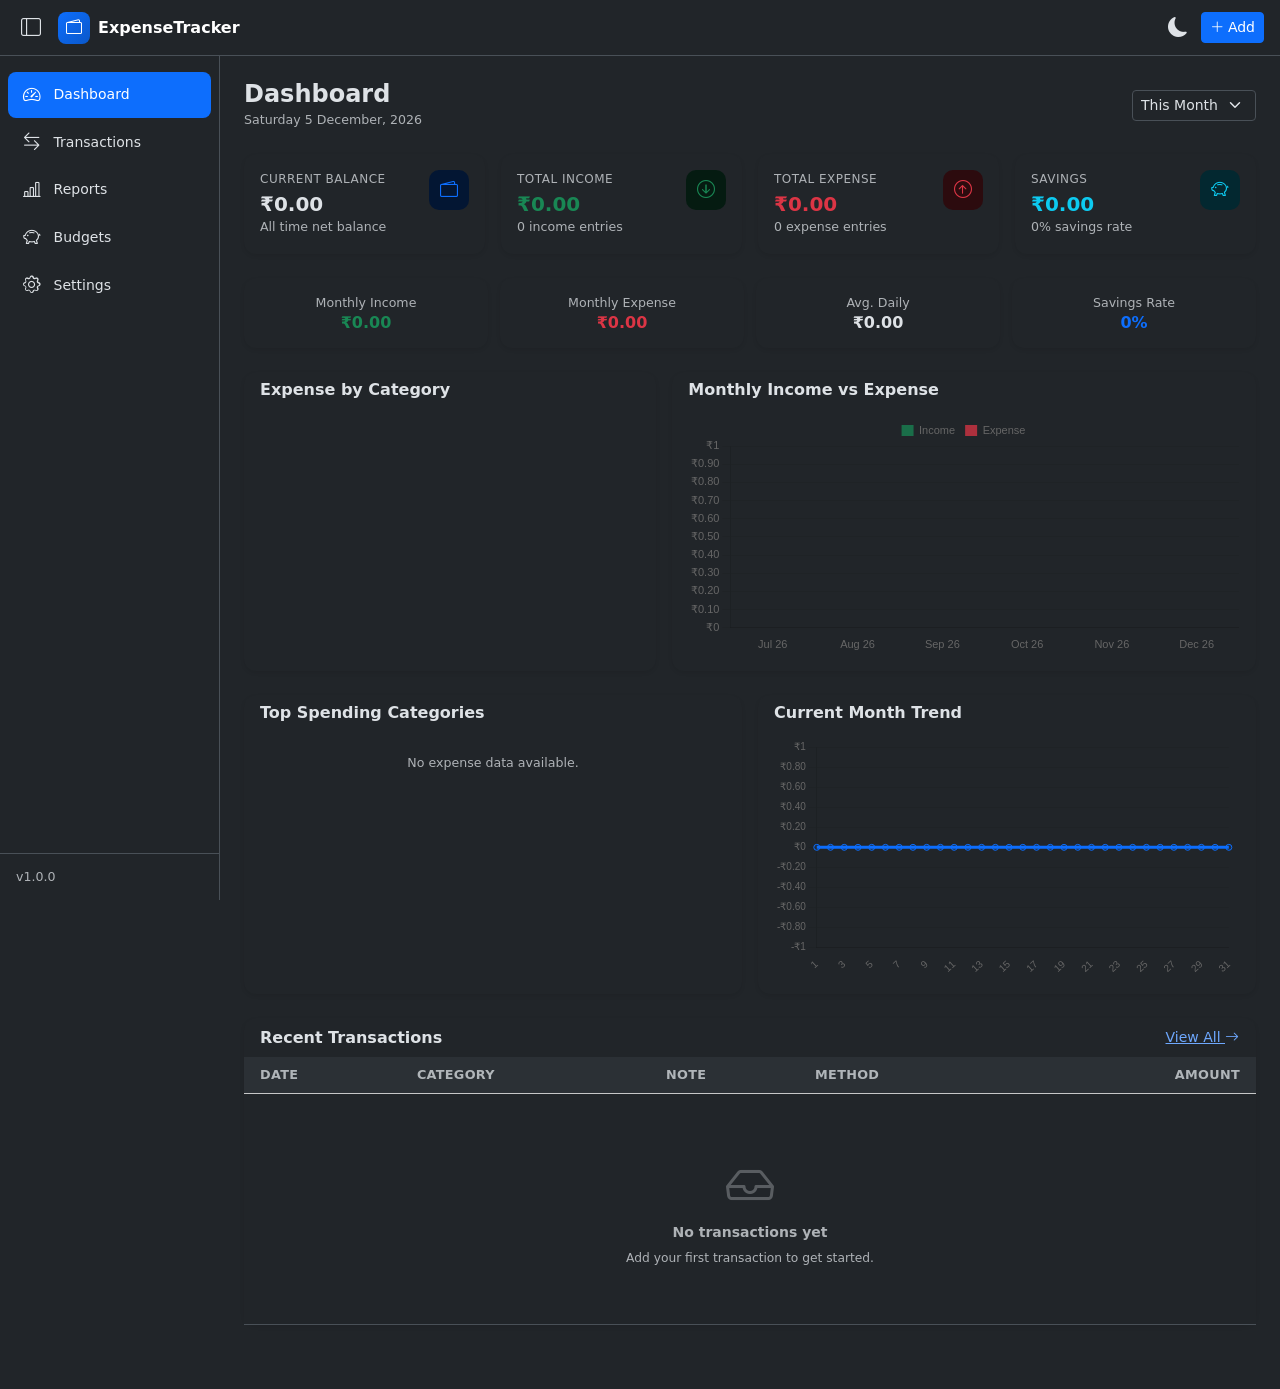
<file: index.html>
<!DOCTYPE html>
<html lang="en" data-bs-theme="dark">
<head>
  <meta charset="UTF-8" />
  <meta name="viewport" content="width=device-width, initial-scale=1.0, maximum-scale=1.0, viewport-fit=cover" />
  <meta name="description" content="Professional Expense Tracker PWA" />
  <meta name="theme-color" content="#0d6efd" />
  <title>Expense Tracker – Dashboard</title>
  <link rel="manifest" href="manifest.json" />
  <meta name="mobile-web-app-capable" content="yes" />
  <meta name="apple-mobile-web-app-capable" content="yes" />
  <meta name="apple-mobile-web-app-status-bar-style" content="default" />
  <meta name="apple-mobile-web-app-title" content="ExpenseTracker" />
  <link rel="apple-touch-icon" href="icons/icon-192.png" />
  <link rel="stylesheet" href="assets/vendor/bootstrap.min.css" />
  <link rel="stylesheet" href="assets/vendor/bootstrap-icons.min.css" />
  <link rel="stylesheet" href="assets/css/style.css" />
</head>
<body>

<!-- Top Navbar -->
<nav class="navbar fixed-top app-navbar" id="mainNavbar">
  <div class="container-fluid px-3">
    <button class="btn btn-link text-body p-1 me-2 d-none d-lg-inline-flex sidebar-toggle" id="sidebarToggle" aria-label="Toggle sidebar">
      <i class="bi bi-layout-sidebar fs-5"></i>
    </button>
    <a class="navbar-brand fw-bold d-flex align-items-center gap-2" href="index.html">
      <span class="brand-icon"><i class="bi bi-wallet2"></i></span>
      <span>ExpenseTracker</span>
    </a>
    <div class="d-flex align-items-center gap-1 ms-auto">
      <button class="btn btn-link text-body p-2" id="themeToggle" aria-label="Toggle theme" title="Toggle dark mode">
        <i class="bi bi-moon-fill fs-5" id="themeIcon"></i>
      </button>
      <button class="btn btn-primary btn-sm d-none d-lg-inline-flex align-items-center gap-1" data-bs-toggle="modal" data-bs-target="#transactionModal">
        <i class="bi bi-plus-lg"></i> Add
      </button>
    </div>
  </div>
</nav>


<!-- Layout Wrapper -->
<div class="app-wrapper">

  <!-- Sidebar -->
  <aside class="app-sidebar" id="appSidebar">
    <nav class="sidebar-nav">
      <ul class="nav flex-column">
        <li class="nav-item">
          <a class="nav-link active" href="index.html" aria-current="page">
            <i class="bi bi-speedometer2"></i><span>Dashboard</span>
          </a>
        </li>
        <li class="nav-item">
          <a class="nav-link" href="transactions.html">
            <i class="bi bi-arrow-left-right"></i><span>Transactions</span>
          </a>
        </li>
        <li class="nav-item">
          <a class="nav-link" href="reports.html">
            <i class="bi bi-bar-chart-line"></i><span>Reports</span>
          </a>
        </li>
        <li class="nav-item">
          <a class="nav-link" href="budgets.html">
            <i class="bi bi-piggy-bank"></i><span>Budgets</span>
          </a>
        </li>
        <li class="nav-item">
          <a class="nav-link" href="settings.html">
            <i class="bi bi-gear"></i><span>Settings</span>
          </a>
        </li>
      </ul>
    </nav>
    <div class="sidebar-footer">
      <small class="text-muted">v1.0.0</small>
    </div>
  </aside>

  <!-- Main Content -->
  <main class="app-main" id="appMain">
    <div class="container-fluid p-3 p-lg-4">

      <!-- Page Header -->
      <div class="d-flex align-items-center justify-content-between mb-4">
        <div>
          <h4 class="fw-bold mb-0">Dashboard</h4>
          <small class="text-muted" id="dashboardDate"></small>
        </div>
        <div class="d-flex gap-2">
          <select class="form-select form-select-sm w-auto" id="dashboardPeriod">
            <option value="thisMonth">This Month</option>
            <option value="lastMonth">Last Month</option>
            <option value="thisYear">This Year</option>
            <option value="all">All Time</option>
          </select>
        </div>
      </div>

      <!-- Stats Cards -->
      <div class="row g-3 mb-4" id="statsCards">
        <div class="col-6 col-lg-3">
          <div class="stat-card card h-100 border-0 shadow-sm">
            <div class="card-body">
              <div class="d-flex justify-content-between align-items-start">
                <div>
                  <p class="stat-label text-muted mb-1">Current Balance</p>
                  <h5 class="stat-value fw-bold mb-0" id="statBalance">—</h5>
                </div>
                <div class="stat-icon bg-primary-subtle text-primary">
                  <i class="bi bi-wallet2"></i>
                </div>
              </div>
              <small class="text-muted" id="statBalanceSub"></small>
            </div>
          </div>
        </div>
        <div class="col-6 col-lg-3">
          <div class="stat-card card h-100 border-0 shadow-sm">
            <div class="card-body">
              <div class="d-flex justify-content-between align-items-start">
                <div>
                  <p class="stat-label text-muted mb-1">Total Income</p>
                  <h5 class="stat-value fw-bold mb-0 text-success" id="statIncome">—</h5>
                </div>
                <div class="stat-icon bg-success-subtle text-success">
                  <i class="bi bi-arrow-down-circle"></i>
                </div>
              </div>
              <small class="text-muted" id="statIncomeSub"></small>
            </div>
          </div>
        </div>
        <div class="col-6 col-lg-3">
          <div class="stat-card card h-100 border-0 shadow-sm">
            <div class="card-body">
              <div class="d-flex justify-content-between align-items-start">
                <div>
                  <p class="stat-label text-muted mb-1">Total Expense</p>
                  <h5 class="stat-value fw-bold mb-0 text-danger" id="statExpense">—</h5>
                </div>
                <div class="stat-icon bg-danger-subtle text-danger">
                  <i class="bi bi-arrow-up-circle"></i>
                </div>
              </div>
              <small class="text-muted" id="statExpenseSub"></small>
            </div>
          </div>
        </div>
        <div class="col-6 col-lg-3">
          <div class="stat-card card h-100 border-0 shadow-sm">
            <div class="card-body">
              <div class="d-flex justify-content-between align-items-start">
                <div>
                  <p class="stat-label text-muted mb-1">Savings</p>
                  <h5 class="stat-value fw-bold mb-0 text-info" id="statSavings">—</h5>
                </div>
                <div class="stat-icon bg-info-subtle text-info">
                  <i class="bi bi-piggy-bank"></i>
                </div>
              </div>
              <small class="text-muted" id="statSavingsSub"></small>
            </div>
          </div>
        </div>
      </div>

      <!-- Secondary Stats – horizontal scroll on mobile, grid on desktop -->
      <div class="secondary-stats-strip mb-4">
        <div class="stat-mini card border-0 shadow-sm text-center py-3 px-3">
          <small class="text-muted d-block">Monthly Income</small>
          <h6 class="fw-bold mb-0 text-success" id="statMonthlyIncome">—</h6>
        </div>
        <div class="stat-mini card border-0 shadow-sm text-center py-3 px-3">
          <small class="text-muted d-block">Monthly Expense</small>
          <h6 class="fw-bold mb-0 text-danger" id="statMonthlyExpense">—</h6>
        </div>
        <div class="stat-mini card border-0 shadow-sm text-center py-3 px-3">
          <small class="text-muted d-block">Avg. Daily</small>
          <h6 class="fw-bold mb-0" id="statAvgDaily">—</h6>
        </div>
        <div class="stat-mini card border-0 shadow-sm text-center py-3 px-3">
          <small class="text-muted d-block">Savings Rate</small>
          <h6 class="fw-bold mb-0 text-primary" id="statSavingsRate">—</h6>
        </div>
      </div>

      <!-- Charts Row -->
      <div class="row g-3 mb-4">
        <div class="col-12 col-lg-5">
          <div class="card border-0 shadow-sm h-100">
            <div class="card-header bg-transparent border-0 pb-0">
              <h6 class="fw-semibold mb-0">Expense by Category</h6>
            </div>
            <div class="card-body d-flex align-items-center justify-content-center">
              <div class="chart-container-sm">
                <canvas id="chartExpenseCategory"></canvas>
              </div>
            </div>
          </div>
        </div>
        <div class="col-12 col-lg-7">
          <div class="card border-0 shadow-sm h-100">
            <div class="card-header bg-transparent border-0 pb-0">
              <h6 class="fw-semibold mb-0">Monthly Income vs Expense</h6>
            </div>
            <div class="card-body">
              <div class="chart-container">
                <canvas id="chartMonthlyOverview"></canvas>
              </div>
            </div>
          </div>
        </div>
      </div>

      <div class="row g-3 mb-4">
        <div class="col-12 col-lg-6">
          <div class="card border-0 shadow-sm h-100">
            <div class="card-header bg-transparent border-0 pb-0">
              <h6 class="fw-semibold mb-0">Top Spending Categories</h6>
            </div>
            <div class="card-body">
              <div id="topCategories"></div>
            </div>
          </div>
        </div>
        <div class="col-12 col-lg-6">
          <div class="card border-0 shadow-sm h-100">
            <div class="card-header bg-transparent border-0 pb-0">
              <h6 class="fw-semibold mb-0">Current Month Trend</h6>
            </div>
            <div class="card-body">
              <div class="chart-container">
                <canvas id="chartMonthTrend"></canvas>
              </div>
            </div>
          </div>
        </div>
      </div>

      <!-- Recent Transactions -->
      <div class="card border-0 shadow-sm mb-4">
        <div class="card-header bg-transparent border-0 d-flex justify-content-between align-items-center">
          <h6 class="fw-semibold mb-0">Recent Transactions</h6>
          <a href="transactions.html" class="btn btn-link btn-sm p-0">View All <i class="bi bi-arrow-right"></i></a>
        </div>
        <div class="card-body p-0">
          <div class="table-responsive">
            <table class="table table-hover align-middle mb-0" id="recentTransactionsTable">
              <thead class="table-light">
                <tr>
                  <th class="ps-3">Date</th>
                  <th>Category</th>
                  <th>Note</th>
                  <th>Method</th>
                  <th class="text-end pe-3">Amount</th>
                </tr>
              </thead>
              <tbody id="recentTransactionsBody">
                <tr><td colspan="5" class="text-center py-4 text-muted">Loading...</td></tr>
              </tbody>
            </table>
          </div>
        </div>
      </div>

    </div>
  </main>
</div>

<!-- Bottom Navigation (Mobile) -->
<nav class="bottom-nav d-lg-none" aria-label="Main navigation">
  <a href="index.html" class="bottom-nav-item active"><i class="bi bi-speedometer2"></i><span>Home</span></a>
  <a href="transactions.html" class="bottom-nav-item"><i class="bi bi-arrow-left-right"></i><span>Txns</span></a>
  <a href="budgets.html" class="bottom-nav-item"><i class="bi bi-piggy-bank"></i><span>Budget</span></a>
  <a href="reports.html" class="bottom-nav-item"><i class="bi bi-bar-chart-line"></i><span>Reports</span></a>
  <a href="settings.html" class="bottom-nav-item"><i class="bi bi-gear"></i><span>Settings</span></a>
</nav>

<a href="#" class="fab-add d-lg-none" data-bs-toggle="modal" data-bs-target="#transactionModal" aria-label="Add transaction"><i class="bi bi-plus-lg"></i></a>

<!-- Add/Edit Transaction Modal -->
<div class="modal fade modal-bottom-sheet" id="transactionModal" tabindex="-1" aria-labelledby="transactionModalLabel" aria-hidden="true">
  <div class="modal-dialog modal-dialog-centered">
    <div class="modal-content">
      <div class="modal-header border-0">
        <h5 class="modal-title fw-bold" id="transactionModalLabel">Add Transaction</h5>
        <button type="button" class="btn-close" data-bs-dismiss="modal" aria-label="Close"></button>
      </div>
      <div class="modal-body">
        <form id="transactionForm" novalidate>
          <input type="hidden" id="txId" />
          <!-- Type Toggle -->
          <div class="d-flex gap-2 mb-3">
            <input type="radio" class="btn-check" name="txType" id="typeExpense" value="Expense" checked />
            <label class="btn btn-outline-danger flex-fill" for="typeExpense"><i class="bi bi-arrow-up-circle me-1"></i>Expense</label>
            <input type="radio" class="btn-check" name="txType" id="typeIncome" value="Income" />
            <label class="btn btn-outline-success flex-fill" for="typeIncome"><i class="bi bi-arrow-down-circle me-1"></i>Income</label>
          </div>
          <!-- Amount -->
          <div class="mb-3">
            <label for="txAmount" class="form-label">Amount <span class="text-danger">*</span></label>
            <div class="input-group">
              <span class="input-group-text" id="currencySymbol">₹</span>
              <input type="number" class="form-control" id="txAmount" placeholder="0.00" min="0.01" step="0.01" required />
              <div class="invalid-feedback">Please enter a valid amount.</div>
            </div>
          </div>
          <!-- Date -->
          <div class="mb-3">
            <label for="txDate" class="form-label">Date <span class="text-danger">*</span></label>
            <input type="date" class="form-control" id="txDate" required />
            <div class="invalid-feedback">Please select a date.</div>
          </div>
          <!-- Category -->
          <div class="mb-3">
            <label for="txCategory" class="form-label">Category <span class="text-danger">*</span></label>
            <select class="form-select" id="txCategory" required>
              <option value="">Select category...</option>
            </select>
            <div class="invalid-feedback">Please select a category.</div>
          </div>
          <!-- Payment Method -->
          <div class="mb-3">
            <label for="txPaymentMethod" class="form-label">Payment Method</label>
            <select class="form-select" id="txPaymentMethod">
              <option value="Cash">Cash</option>
              <option value="Bank">Bank</option>
              <option value="UPI">UPI</option>
              <option value="Card">Card</option>
              <option value="Wallet">Wallet</option>
            </select>
          </div>
          <!-- Note -->
          <div class="mb-3">
            <label for="txNote" class="form-label">Note</label>
            <input type="text" class="form-control" id="txNote" placeholder="Optional note..." maxlength="200" />
          </div>
        </form>
      </div>
      <div class="modal-footer border-0">
        <button type="button" class="btn btn-light" data-bs-dismiss="modal">Cancel</button>
        <button type="button" class="btn btn-primary" id="saveTransactionBtn">
          <i class="bi bi-check-lg me-1"></i>Save Transaction
        </button>
      </div>
    </div>
  </div>
</div>

<!-- Delete Confirmation Modal -->
<div class="modal fade" id="deleteModal" tabindex="-1" aria-hidden="true">
  <div class="modal-dialog modal-dialog-centered modal-sm">
    <div class="modal-content">
      <div class="modal-body text-center p-4">
        <div class="text-danger mb-3"><i class="bi bi-trash3 fs-1"></i></div>
        <h6 class="fw-bold mb-2">Delete Transaction?</h6>
        <p class="text-muted small mb-3">This action cannot be undone.</p>
        <div class="d-flex gap-2 justify-content-center">
          <button class="btn btn-light" data-bs-dismiss="modal">Cancel</button>
          <button class="btn btn-danger" id="confirmDeleteBtn">Delete</button>
        </div>
      </div>
    </div>
  </div>
</div>

<!-- Toast Container -->
<div class="toast-container position-fixed bottom-0 end-0 p-3" style="z-index:9999" id="toastContainer"></div>

<!-- Loading Overlay -->
<div class="loading-overlay d-none" id="loadingOverlay">
  <div class="spinner-border text-primary" role="status">
    <span class="visually-hidden">Loading...</span>
  </div>
</div>

<script src="assets/vendor/bootstrap.bundle.min.js"></script>
<script src="assets/vendor/chart.umd.min.js"></script>
<script src="assets/vendor/jspdf.umd.min.js"></script>
<script src="assets/vendor/xlsx.full.min.js"></script>
<script type="module" src="assets/js/app.js"></script>
<script type="module" src="assets/js/dashboard.js"></script>
</body>
</html>
</file>
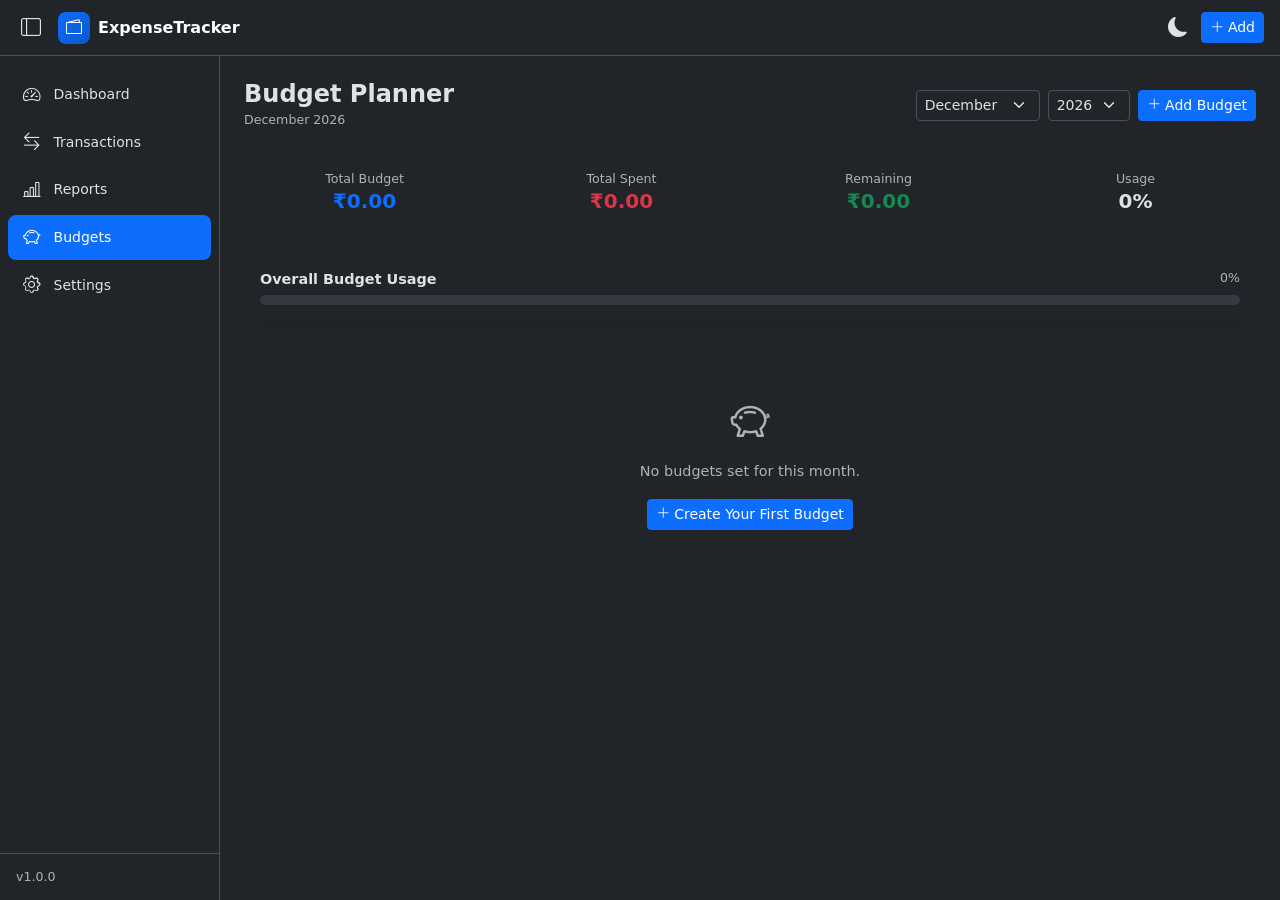
<file: budgets.html>
<!DOCTYPE html>
<html lang="en" data-bs-theme="dark">
<head>
  <meta charset="UTF-8" />
  <meta name="viewport" content="width=device-width, initial-scale=1.0, maximum-scale=1.0, viewport-fit=cover" />
  <meta name="theme-color" content="#0d6efd" />
  <title>Expense Tracker – Budgets</title>
  <link rel="manifest" href="manifest.json" />
  <meta name="mobile-web-app-capable" content="yes" />
  <meta name="apple-mobile-web-app-capable" content="yes" />
  <meta name="apple-mobile-web-app-status-bar-style" content="default" />
  <meta name="apple-mobile-web-app-title" content="ExpenseTracker" />
  <link rel="apple-touch-icon" href="icons/icon-192.png" />
  <link rel="stylesheet" href="assets/vendor/bootstrap.min.css" />
  <link rel="stylesheet" href="assets/vendor/bootstrap-icons.min.css" />
  <link rel="stylesheet" href="assets/css/style.css" />
</head>
<body>

<nav class="navbar fixed-top app-navbar" id="mainNavbar">
  <div class="container-fluid px-3">
    <button class="btn btn-link text-body p-1 me-2 d-none d-lg-inline-flex sidebar-toggle" id="sidebarToggle" aria-label="Toggle sidebar">
      <i class="bi bi-layout-sidebar fs-5"></i>
    </button>
    <a class="navbar-brand fw-bold d-flex align-items-center gap-2" href="index.html">
      <span class="brand-icon"><i class="bi bi-wallet2"></i></span>
      <span>ExpenseTracker</span>
    </a>
    <div class="d-flex align-items-center gap-1 ms-auto">
      <button class="btn btn-link text-body p-2" id="themeToggle" aria-label="Toggle theme">
        <i class="bi bi-moon-fill fs-5" id="themeIcon"></i>
      </button>
      <button class="btn btn-primary btn-sm d-none d-lg-inline-flex align-items-center gap-1" data-bs-toggle="modal" data-bs-target="#budgetModal">
        <i class="bi bi-plus-lg"></i> Add
      </button>
    </div>
  </div>
</nav>

<div class="app-wrapper">
  <aside class="app-sidebar" id="appSidebar">
    <nav class="sidebar-nav">
      <ul class="nav flex-column">
        <li class="nav-item"><a class="nav-link" href="index.html"><i class="bi bi-speedometer2"></i><span>Dashboard</span></a></li>
        <li class="nav-item"><a class="nav-link" href="transactions.html"><i class="bi bi-arrow-left-right"></i><span>Transactions</span></a></li>
        <li class="nav-item"><a class="nav-link" href="reports.html"><i class="bi bi-bar-chart-line"></i><span>Reports</span></a></li>
        <li class="nav-item"><a class="nav-link active" href="budgets.html" aria-current="page"><i class="bi bi-piggy-bank"></i><span>Budgets</span></a></li>
        <li class="nav-item"><a class="nav-link" href="settings.html"><i class="bi bi-gear"></i><span>Settings</span></a></li>
      </ul>
    </nav>
    <div class="sidebar-footer"><small class="text-muted">v1.0.0</small></div>
  </aside>

  <main class="app-main" id="appMain">
    <div class="container-fluid p-3 p-lg-4">

      <!-- Page Header -->
      <div class="d-flex align-items-center justify-content-between mb-4 flex-wrap gap-2">
        <div>
          <h4 class="fw-bold mb-0">Budget Planner</h4>
          <small class="text-muted" id="budgetPeriodLabel">—</small>
        </div>
        <div class="d-flex gap-2 flex-wrap">
          <select class="form-select form-select-sm w-auto" id="budgetMonthSelect">
            <option value="1">January</option>
            <option value="2">February</option>
            <option value="3">March</option>
            <option value="4">April</option>
            <option value="5">May</option>
            <option value="6">June</option>
            <option value="7">July</option>
            <option value="8">August</option>
            <option value="9">September</option>
            <option value="10">October</option>
            <option value="11">November</option>
            <option value="12">December</option>
          </select>
          <select class="form-select form-select-sm w-auto" id="budgetYearSelect"></select>
          <button class="btn btn-primary btn-sm" data-bs-toggle="modal" data-bs-target="#budgetModal">
            <i class="bi bi-plus-lg"></i> Add Budget
          </button>
        </div>
      </div>

      <!-- Budget Overview Cards -->
      <div class="row g-3 mb-4">
        <div class="col-6 col-md-3">
          <div class="card border-0 shadow-sm text-center p-3">
            <small class="text-muted">Total Budget</small>
            <h5 class="fw-bold text-primary mb-0" id="budgetTotal">—</h5>
          </div>
        </div>
        <div class="col-6 col-md-3">
          <div class="card border-0 shadow-sm text-center p-3">
            <small class="text-muted">Total Spent</small>
            <h5 class="fw-bold text-danger mb-0" id="budgetSpent">—</h5>
          </div>
        </div>
        <div class="col-6 col-md-3">
          <div class="card border-0 shadow-sm text-center p-3">
            <small class="text-muted">Remaining</small>
            <h5 class="fw-bold text-success mb-0" id="budgetRemaining">—</h5>
          </div>
        </div>
        <div class="col-6 col-md-3">
          <div class="card border-0 shadow-sm text-center p-3">
            <small class="text-muted">Usage</small>
            <h5 class="fw-bold mb-0" id="budgetUsage">—</h5>
          </div>
        </div>
      </div>

      <!-- Overall Progress -->
      <div class="card border-0 shadow-sm mb-4">
        <div class="card-body">
          <div class="d-flex justify-content-between mb-1">
            <span class="fw-semibold">Overall Budget Usage</span>
            <span id="budgetOverallPct" class="text-muted small">0%</span>
          </div>
          <div class="progress" style="height:10px">
            <div class="progress-bar" id="budgetOverallBar" role="progressbar" style="width:0%"></div>
          </div>
        </div>
      </div>

      <!-- Budget Cards Grid -->
      <div class="row g-3 mb-4" id="budgetCardsContainer">
        <div class="col-12 text-center py-5 text-muted" id="budgetEmptyState">
          <i class="bi bi-piggy-bank fs-1 d-block mb-2"></i>
          <p>No budgets set for this month.</p>
          <button class="btn btn-primary btn-sm" data-bs-toggle="modal" data-bs-target="#budgetModal">
            <i class="bi bi-plus-lg me-1"></i>Create Your First Budget
          </button>
        </div>
      </div>

    </div>
  </main>
</div>

<!-- Bottom Navigation -->
<nav class="bottom-nav d-lg-none" aria-label="Main navigation">
  <a href="index.html" class="bottom-nav-item"><i class="bi bi-speedometer2"></i><span>Home</span></a>
  <a href="transactions.html" class="bottom-nav-item"><i class="bi bi-arrow-left-right"></i><span>Txns</span></a>
  <a href="budgets.html" class="bottom-nav-item active"><i class="bi bi-piggy-bank"></i><span>Budget</span></a>
  <a href="reports.html" class="bottom-nav-item"><i class="bi bi-bar-chart-line"></i><span>Reports</span></a>
  <a href="settings.html" class="bottom-nav-item"><i class="bi bi-gear"></i><span>Settings</span></a>
</nav>

<a href="#" class="fab-add d-lg-none" data-bs-toggle="modal" data-bs-target="#budgetModal" aria-label="Add budget"><i class="bi bi-plus-lg"></i></a>

<!-- Add/Edit Budget Modal -->
<div class="modal fade modal-bottom-sheet" id="budgetModal" tabindex="-1" aria-labelledby="budgetModalLabel" aria-hidden="true">
  <div class="modal-dialog modal-dialog-centered">
    <div class="modal-content">
      <div class="modal-header border-0">
        <h5 class="modal-title fw-bold" id="budgetModalLabel">Set Budget</h5>
        <button type="button" class="btn-close" data-bs-dismiss="modal"></button>
      </div>
      <div class="modal-body">
        <form id="budgetForm" novalidate>
          <input type="hidden" id="budgetId" />
          <div class="mb-3">
            <label for="budgetCategory" class="form-label">Category <span class="text-danger">*</span></label>
            <select class="form-select" id="budgetCategory" required>
              <option value="">Select expense category...</option>
            </select>
            <div class="invalid-feedback">Please select a category.</div>
          </div>
          <div class="mb-3">
            <label for="budgetAmount" class="form-label">Budget Amount <span class="text-danger">*</span></label>
            <div class="input-group">
              <span class="input-group-text" id="budgetCurrencySymbol">₹</span>
              <input type="number" class="form-control" id="budgetAmount" placeholder="0.00" min="1" step="0.01" required />
              <div class="invalid-feedback">Please enter a valid amount.</div>
            </div>
          </div>
          <div class="row g-2">
            <div class="col">
              <label class="form-label">Month <span class="text-danger">*</span></label>
              <select class="form-select" id="budgetFormMonth">
                <option value="1">January</option><option value="2">February</option>
                <option value="3">March</option><option value="4">April</option>
                <option value="5">May</option><option value="6">June</option>
                <option value="7">July</option><option value="8">August</option>
                <option value="9">September</option><option value="10">October</option>
                <option value="11">November</option><option value="12">December</option>
              </select>
            </div>
            <div class="col">
              <label class="form-label">Year <span class="text-danger">*</span></label>
              <select class="form-select" id="budgetFormYear"></select>
            </div>
          </div>
        </form>
      </div>
      <div class="modal-footer border-0">
        <button type="button" class="btn btn-light" data-bs-dismiss="modal">Cancel</button>
        <button type="button" class="btn btn-primary" id="saveBudgetBtn">
          <i class="bi bi-check-lg me-1"></i>Save Budget
        </button>
      </div>
    </div>
  </div>
</div>

<!-- Delete Confirmation Modal -->
<div class="modal fade" id="deleteModal" tabindex="-1" aria-hidden="true">
  <div class="modal-dialog modal-dialog-centered modal-sm">
    <div class="modal-content">
      <div class="modal-body text-center p-4">
        <div class="text-danger mb-3"><i class="bi bi-trash3 fs-1"></i></div>
        <h6 class="fw-bold mb-2">Delete Budget?</h6>
        <p class="text-muted small mb-3">This action cannot be undone.</p>
        <div class="d-flex gap-2 justify-content-center">
          <button class="btn btn-light" data-bs-dismiss="modal">Cancel</button>
          <button class="btn btn-danger" id="confirmDeleteBtn">Delete</button>
        </div>
      </div>
    </div>
  </div>
</div>

<div class="toast-container position-fixed bottom-0 end-0 p-3" style="z-index:9999" id="toastContainer"></div>
<div class="loading-overlay d-none" id="loadingOverlay">
  <div class="spinner-border text-primary" role="status"><span class="visually-hidden">Loading...</span></div>
</div>

<script src="assets/vendor/bootstrap.bundle.min.js"></script>
<script src="assets/vendor/xlsx.full.min.js"></script>
<script type="module" src="assets/js/app.js"></script>
<script type="module" src="assets/js/budget.js"></script>
</body>
</html>
</file>
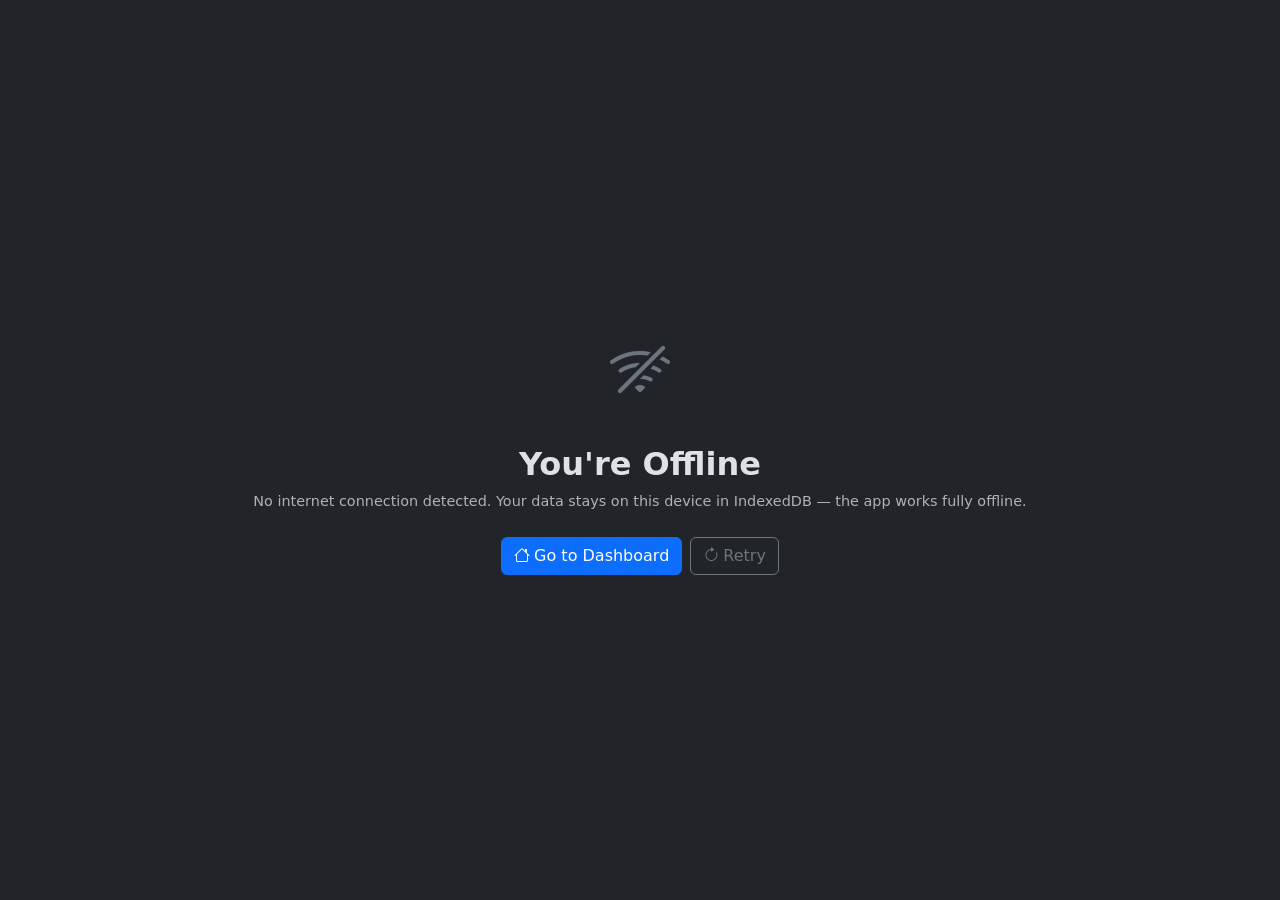
<file: offline.html>
<!DOCTYPE html>
<html lang="en" data-bs-theme="dark">
<head>
  <meta charset="UTF-8" />
  <meta name="viewport" content="width=device-width, initial-scale=1.0, maximum-scale=1.0, viewport-fit=cover" />
  <meta name="theme-color" content="#0d6efd" />
  <link rel="manifest" href="manifest.json" />
  <meta name="mobile-web-app-capable" content="yes" />
  <meta name="apple-mobile-web-app-capable" content="yes" />
  <meta name="apple-mobile-web-app-status-bar-style" content="default" />
  <meta name="apple-mobile-web-app-title" content="ExpenseTracker" />
  <link rel="apple-touch-icon" href="icons/icon-192.png" />
  <title>Offline – ExpenseTracker</title>
  <link rel="stylesheet" href="assets/vendor/bootstrap.min.css" />
  <link rel="stylesheet" href="assets/vendor/bootstrap-icons.min.css" />
  <link rel="stylesheet" href="assets/css/style.css" />
  <style>
    body { display: flex; align-items: center; justify-content: center; min-height: 100vh; }
  </style>
</head>
<body>
  <div class="text-center p-4">
    <div class="mb-4">
      <i class="bi bi-wifi-off" style="font-size:4rem;color:#6c757d"></i>
    </div>
    <h2 class="fw-bold mb-2">You're Offline</h2>
    <p class="text-muted mb-4">No internet connection detected. Your data stays on this device in IndexedDB — the app works fully offline.</p>
    <div class="d-flex gap-2 justify-content-center flex-wrap">
      <a href="index.html" class="btn btn-primary">
        <i class="bi bi-house me-1"></i>Go to Dashboard
      </a>
      <button class="btn btn-outline-secondary" onclick="window.location.reload()">
        <i class="bi bi-arrow-clockwise me-1"></i>Retry
      </button>
    </div>
  </div>
</body>
</html>
</file>
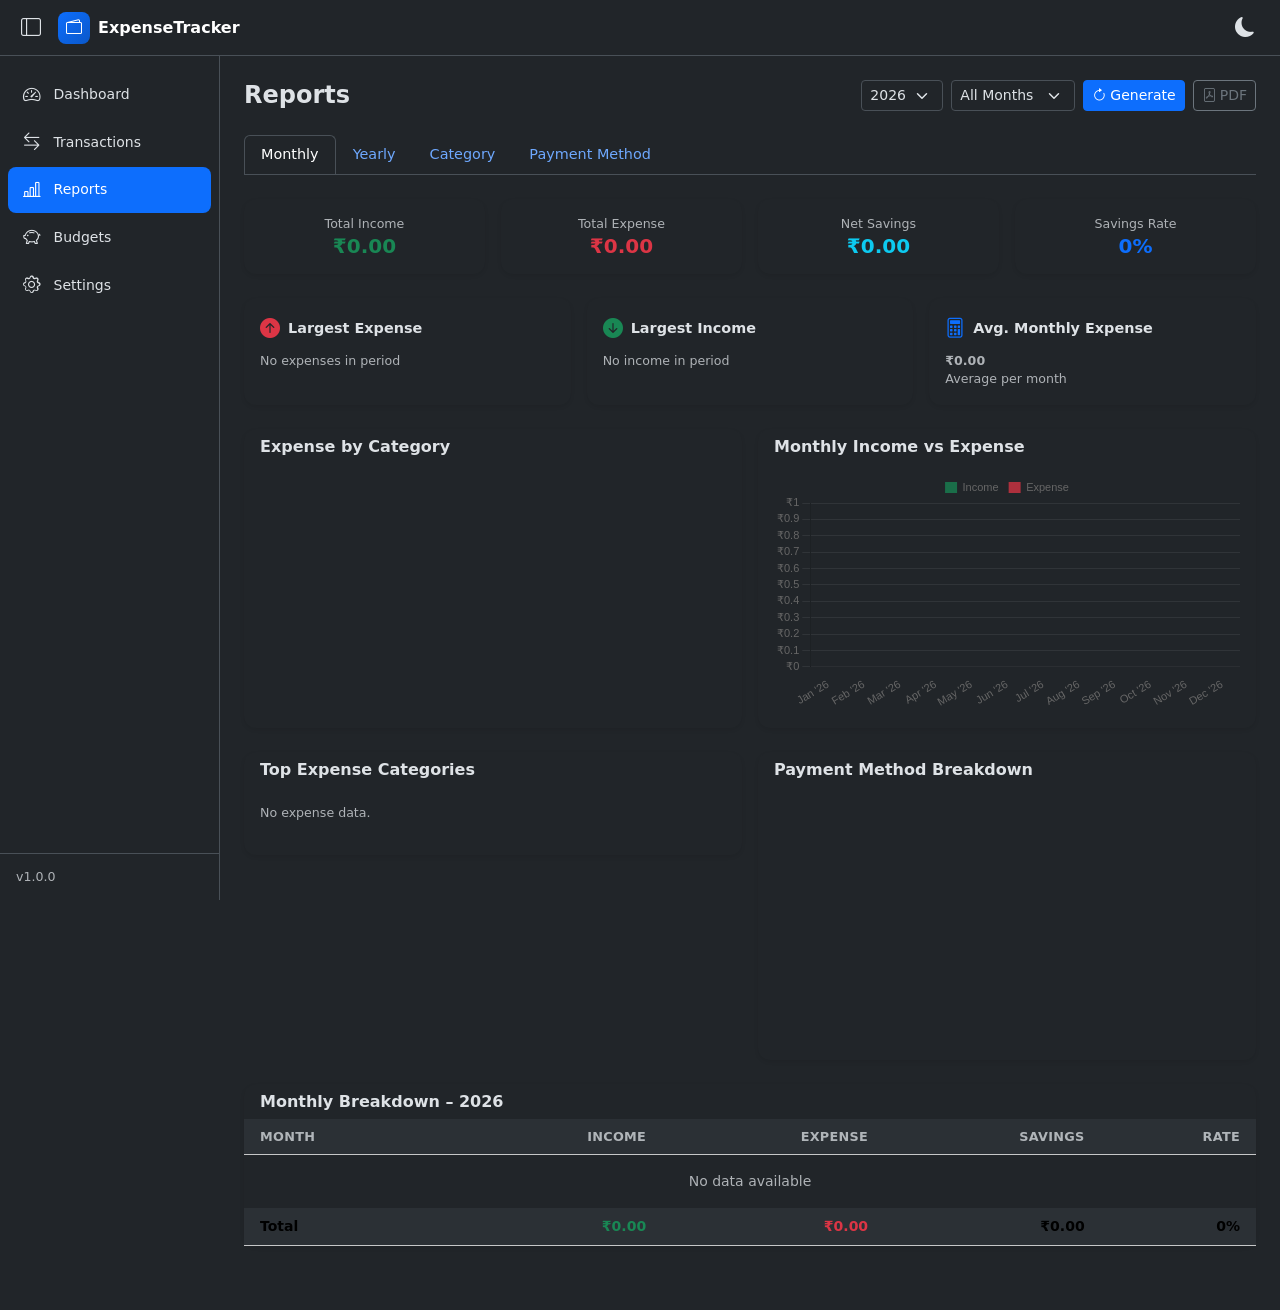
<file: reports.html>
<!DOCTYPE html>
<html lang="en" data-bs-theme="dark">
<head>
  <meta charset="UTF-8" />
  <meta name="viewport" content="width=device-width, initial-scale=1.0, maximum-scale=1.0, viewport-fit=cover" />
  <meta name="theme-color" content="#0d6efd" />
  <title>Expense Tracker – Reports</title>
  <link rel="manifest" href="manifest.json" />
  <meta name="mobile-web-app-capable" content="yes" />
  <meta name="apple-mobile-web-app-capable" content="yes" />
  <meta name="apple-mobile-web-app-status-bar-style" content="default" />
  <meta name="apple-mobile-web-app-title" content="ExpenseTracker" />
  <link rel="apple-touch-icon" href="icons/icon-192.png" />
  <link rel="stylesheet" href="assets/vendor/bootstrap.min.css" />
  <link rel="stylesheet" href="assets/vendor/bootstrap-icons.min.css" />
  <link rel="stylesheet" href="assets/css/style.css" />
</head>
<body>

<nav class="navbar fixed-top app-navbar" id="mainNavbar">
  <div class="container-fluid px-3">
    <button class="btn btn-link text-body p-1 me-2 d-none d-lg-inline-flex sidebar-toggle" id="sidebarToggle" aria-label="Toggle sidebar">
      <i class="bi bi-layout-sidebar fs-5"></i>
    </button>
    <a class="navbar-brand fw-bold d-flex align-items-center gap-2" href="index.html">
      <span class="brand-icon"><i class="bi bi-wallet2"></i></span>
      <span>ExpenseTracker</span>
    </a>
    <div class="d-flex align-items-center gap-1 ms-auto">
      <button class="btn btn-link text-body p-2" id="themeToggle" aria-label="Toggle theme">
        <i class="bi bi-moon-fill fs-5" id="themeIcon"></i>
      </button>
    </div>
  </div>
</nav>

<div class="app-wrapper">
  <aside class="app-sidebar" id="appSidebar">
    <nav class="sidebar-nav">
      <ul class="nav flex-column">
        <li class="nav-item"><a class="nav-link" href="index.html"><i class="bi bi-speedometer2"></i><span>Dashboard</span></a></li>
        <li class="nav-item"><a class="nav-link" href="transactions.html"><i class="bi bi-arrow-left-right"></i><span>Transactions</span></a></li>
        <li class="nav-item"><a class="nav-link active" href="reports.html" aria-current="page"><i class="bi bi-bar-chart-line"></i><span>Reports</span></a></li>
        <li class="nav-item"><a class="nav-link" href="budgets.html"><i class="bi bi-piggy-bank"></i><span>Budgets</span></a></li>
        <li class="nav-item"><a class="nav-link" href="settings.html"><i class="bi bi-gear"></i><span>Settings</span></a></li>
      </ul>
    </nav>
    <div class="sidebar-footer"><small class="text-muted">v1.0.0</small></div>
  </aside>

  <main class="app-main" id="appMain">
    <div class="container-fluid p-3 p-lg-4">

      <!-- Page Header -->
      <div class="d-flex align-items-center justify-content-between mb-4 flex-wrap gap-2">
        <h4 class="fw-bold mb-0">Reports</h4>
        <div class="d-flex gap-2 flex-wrap">
          <select class="form-select form-select-sm w-auto" id="reportYear">
            <option value="">Select Year</option>
          </select>
          <select class="form-select form-select-sm w-auto" id="reportMonth">
            <option value="">All Months</option>
            <option value="1">January</option>
            <option value="2">February</option>
            <option value="3">March</option>
            <option value="4">April</option>
            <option value="5">May</option>
            <option value="6">June</option>
            <option value="7">July</option>
            <option value="8">August</option>
            <option value="9">September</option>
            <option value="10">October</option>
            <option value="11">November</option>
            <option value="12">December</option>
          </select>
          <button class="btn btn-primary btn-sm" id="generateReportBtn">
            <i class="bi bi-arrow-clockwise me-1"></i>Generate
          </button>
          <button class="btn btn-outline-secondary btn-sm" id="exportReportPDFBtn">
            <i class="bi bi-file-pdf me-1"></i>PDF
          </button>
        </div>
      </div>

      <!-- Report Tabs -->
      <ul class="nav nav-tabs mb-4" id="reportTabs">
        <li class="nav-item"><button class="nav-link active" data-tab="monthly">Monthly</button></li>
        <li class="nav-item"><button class="nav-link" data-tab="yearly">Yearly</button></li>
        <li class="nav-item"><button class="nav-link" data-tab="category">Category</button></li>
        <li class="nav-item"><button class="nav-link" data-tab="payment">Payment Method</button></li>
      </ul>

      <!-- Report Content -->
      <div id="reportContent">

        <!-- Summary Stats -->
        <div class="row g-3 mb-4" id="reportStats">
          <div class="col-6 col-md-3">
            <div class="card border-0 shadow-sm text-center p-3">
              <small class="text-muted">Total Income</small>
              <h5 class="fw-bold text-success mb-0" id="rptTotalIncome">—</h5>
            </div>
          </div>
          <div class="col-6 col-md-3">
            <div class="card border-0 shadow-sm text-center p-3">
              <small class="text-muted">Total Expense</small>
              <h5 class="fw-bold text-danger mb-0" id="rptTotalExpense">—</h5>
            </div>
          </div>
          <div class="col-6 col-md-3">
            <div class="card border-0 shadow-sm text-center p-3">
              <small class="text-muted">Net Savings</small>
              <h5 class="fw-bold text-info mb-0" id="rptNetSavings">—</h5>
            </div>
          </div>
          <div class="col-6 col-md-3">
            <div class="card border-0 shadow-sm text-center p-3">
              <small class="text-muted">Savings Rate</small>
              <h5 class="fw-bold text-primary mb-0" id="rptSavingsRate">—</h5>
            </div>
          </div>
        </div>

        <!-- Insight Cards -->
        <div class="row g-3 mb-4">
          <div class="col-12 col-md-4">
            <div class="card border-0 shadow-sm h-100">
              <div class="card-body">
                <div class="d-flex align-items-center gap-2 mb-2">
                  <i class="bi bi-arrow-up-circle-fill text-danger fs-5"></i>
                  <span class="fw-semibold">Largest Expense</span>
                </div>
                <div id="rptLargestExpense" class="text-muted small">—</div>
              </div>
            </div>
          </div>
          <div class="col-12 col-md-4">
            <div class="card border-0 shadow-sm h-100">
              <div class="card-body">
                <div class="d-flex align-items-center gap-2 mb-2">
                  <i class="bi bi-arrow-down-circle-fill text-success fs-5"></i>
                  <span class="fw-semibold">Largest Income</span>
                </div>
                <div id="rptLargestIncome" class="text-muted small">—</div>
              </div>
            </div>
          </div>
          <div class="col-12 col-md-4">
            <div class="card border-0 shadow-sm h-100">
              <div class="card-body">
                <div class="d-flex align-items-center gap-2 mb-2">
                  <i class="bi bi-calculator text-primary fs-5"></i>
                  <span class="fw-semibold">Avg. Monthly Expense</span>
                </div>
                <div id="rptAvgMonthlyExpense" class="text-muted small">—</div>
              </div>
            </div>
          </div>
        </div>

        <!-- Charts -->
        <div class="row g-3 mb-4">
          <div class="col-12 col-lg-6">
            <div class="card border-0 shadow-sm h-100">
              <div class="card-header bg-transparent border-0 pb-0">
                <h6 class="fw-semibold mb-0" id="rptChart1Title">Expense by Category</h6>
              </div>
              <div class="card-body d-flex align-items-center justify-content-center">
                <div class="chart-container">
                  <canvas id="rptChart1"></canvas>
                </div>
              </div>
            </div>
          </div>
          <div class="col-12 col-lg-6">
            <div class="card border-0 shadow-sm h-100">
              <div class="card-header bg-transparent border-0 pb-0">
                <h6 class="fw-semibold mb-0" id="rptChart2Title">Monthly Trend</h6>
              </div>
              <div class="card-body">
                <div class="chart-container">
                  <canvas id="rptChart2"></canvas>
                </div>
              </div>
            </div>
          </div>
        </div>

        <!-- Top Categories -->
        <div class="row g-3 mb-4">
          <div class="col-12 col-lg-6">
            <div class="card border-0 shadow-sm">
              <div class="card-header bg-transparent border-0">
                <h6 class="fw-semibold mb-0">Top Expense Categories</h6>
              </div>
              <div class="card-body p-0">
                <div id="rptTopExpenseCategories" class="p-3"></div>
              </div>
            </div>
          </div>
          <div class="col-12 col-lg-6">
            <div class="card border-0 shadow-sm">
              <div class="card-header bg-transparent border-0">
                <h6 class="fw-semibold mb-0">Payment Method Breakdown</h6>
              </div>
              <div class="card-body">
                <div class="chart-container-sm">
                  <canvas id="rptPaymentChart"></canvas>
                </div>
              </div>
            </div>
          </div>
        </div>

        <!-- Monthly Breakdown Table -->
        <div class="card border-0 shadow-sm mb-4" id="rptMonthlyTableSection">
          <div class="card-header bg-transparent border-0">
            <h6 class="fw-semibold mb-0" id="rptTableTitle">Monthly Breakdown</h6>
          </div>
          <div class="card-body p-0">
            <div class="table-responsive">
              <table class="table table-hover align-middle mb-0">
                <thead class="table-light" id="rptTableHead"></thead>
                <tbody id="rptTableBody">
                  <tr><td colspan="5" class="text-center py-4 text-muted">Loading...</td></tr>
                </tbody>
                <tfoot id="rptTableFoot" class="fw-semibold table-light"></tfoot>
              </table>
            </div>
          </div>
        </div>

      </div>
    </div>
  </main>
</div>

<!-- Bottom Navigation (Mobile) -->
<nav class="bottom-nav d-lg-none" aria-label="Main navigation">
  <a href="index.html" class="bottom-nav-item"><i class="bi bi-speedometer2"></i><span>Home</span></a>
  <a href="transactions.html" class="bottom-nav-item"><i class="bi bi-arrow-left-right"></i><span>Txns</span></a>
  <a href="budgets.html" class="bottom-nav-item"><i class="bi bi-piggy-bank"></i><span>Budget</span></a>
  <a href="reports.html" class="bottom-nav-item active"><i class="bi bi-bar-chart-line"></i><span>Reports</span></a>
  <a href="settings.html" class="bottom-nav-item"><i class="bi bi-gear"></i><span>Settings</span></a>
</nav>

<a href="transactions.html" class="fab-add d-lg-none" aria-label="Add transaction"><i class="bi bi-plus-lg"></i></a>

<!-- Toast Container -->
<div class="toast-container position-fixed bottom-0 end-0 p-3" style="z-index:9999" id="toastContainer"></div>
<div class="loading-overlay d-none" id="loadingOverlay">
  <div class="spinner-border text-primary" role="status"><span class="visually-hidden">Loading...</span></div>
</div>

<script src="assets/vendor/bootstrap.bundle.min.js"></script>
<script src="assets/vendor/chart.umd.min.js"></script>
<script src="assets/vendor/jspdf.umd.min.js"></script>
<script src="assets/vendor/jspdf.plugin.autotable.min.js"></script>
<script src="assets/vendor/xlsx.full.min.js"></script>
<script type="module" src="assets/js/app.js"></script>
<script type="module" src="assets/js/report.js"></script>
</body>
</html>
</file>
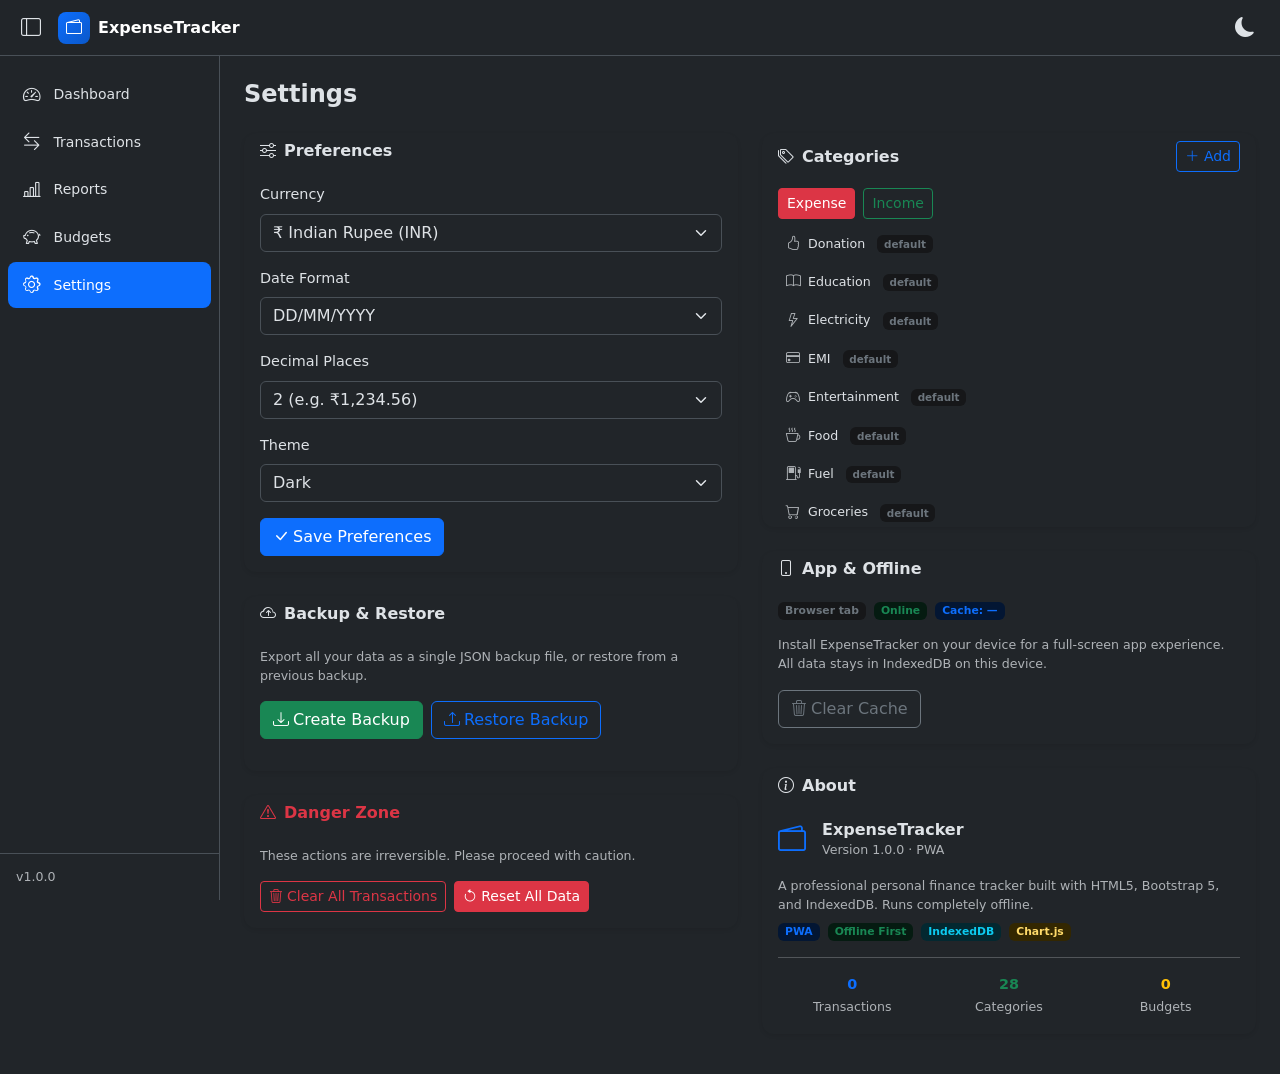
<file: settings.html>
<!DOCTYPE html>
<html lang="en" data-bs-theme="dark">
<head>
  <meta charset="UTF-8" />
  <meta name="viewport" content="width=device-width, initial-scale=1.0, maximum-scale=1.0, viewport-fit=cover" />
  <meta name="theme-color" content="#0d6efd" />
  <title>Expense Tracker – Settings</title>
  <link rel="manifest" href="manifest.json" />
  <meta name="mobile-web-app-capable" content="yes" />
  <meta name="apple-mobile-web-app-capable" content="yes" />
  <meta name="apple-mobile-web-app-status-bar-style" content="default" />
  <meta name="apple-mobile-web-app-title" content="ExpenseTracker" />
  <link rel="apple-touch-icon" href="icons/icon-192.png" />
  <link rel="stylesheet" href="assets/vendor/bootstrap.min.css" />
  <link rel="stylesheet" href="assets/vendor/bootstrap-icons.min.css" />
  <link rel="stylesheet" href="assets/css/style.css" />
</head>
<body>

<nav class="navbar fixed-top app-navbar" id="mainNavbar">
  <div class="container-fluid px-3">
    <button class="btn btn-link text-body p-1 me-2 d-none d-lg-inline-flex sidebar-toggle" id="sidebarToggle" aria-label="Toggle sidebar">
      <i class="bi bi-layout-sidebar fs-5"></i>
    </button>
    <a class="navbar-brand fw-bold d-flex align-items-center gap-2" href="index.html">
      <span class="brand-icon"><i class="bi bi-wallet2"></i></span>
      <span>ExpenseTracker</span>
    </a>
    <div class="d-flex align-items-center gap-1 ms-auto">
      <button class="btn btn-link text-body p-2" id="themeToggle" aria-label="Toggle theme">
        <i class="bi bi-moon-fill fs-5" id="themeIcon"></i>
      </button>
    </div>
  </div>
</nav>

<div class="app-wrapper">
  <aside class="app-sidebar" id="appSidebar">
    <nav class="sidebar-nav">
      <ul class="nav flex-column">
        <li class="nav-item"><a class="nav-link" href="index.html"><i class="bi bi-speedometer2"></i><span>Dashboard</span></a></li>
        <li class="nav-item"><a class="nav-link" href="transactions.html"><i class="bi bi-arrow-left-right"></i><span>Transactions</span></a></li>
        <li class="nav-item"><a class="nav-link" href="reports.html"><i class="bi bi-bar-chart-line"></i><span>Reports</span></a></li>
        <li class="nav-item"><a class="nav-link" href="budgets.html"><i class="bi bi-piggy-bank"></i><span>Budgets</span></a></li>
        <li class="nav-item"><a class="nav-link active" href="settings.html" aria-current="page"><i class="bi bi-gear"></i><span>Settings</span></a></li>
      </ul>
    </nav>
    <div class="sidebar-footer"><small class="text-muted">v1.0.0</small></div>
  </aside>

  <main class="app-main" id="appMain">
    <div class="container-fluid p-3 p-lg-4">
      <h4 class="fw-bold mb-4">Settings</h4>

      <div class="row g-4">
        <!-- Left Column -->
        <div class="col-12 col-lg-6">

          <!-- Preferences -->
          <div class="card border-0 shadow-sm mb-4">
            <div class="card-header bg-transparent border-0">
              <h6 class="fw-semibold mb-0"><i class="bi bi-sliders me-2"></i>Preferences</h6>
            </div>
            <div class="card-body">
              <div class="mb-3">
                <label class="form-label fw-medium">Currency</label>
                <select class="form-select" id="settingCurrency">
                  <option value="INR">₹ Indian Rupee (INR)</option>
                  <option value="USD">$ US Dollar (USD)</option>
                  <option value="EUR">€ Euro (EUR)</option>
                  <option value="GBP">£ British Pound (GBP)</option>
                </select>
              </div>
              <div class="mb-3">
                <label class="form-label fw-medium">Date Format</label>
                <select class="form-select" id="settingDateFormat">
                  <option value="DD/MM/YYYY">DD/MM/YYYY</option>
                  <option value="MM/DD/YYYY">MM/DD/YYYY</option>
                  <option value="YYYY-MM-DD">YYYY-MM-DD</option>
                  <option value="DD MMM YYYY">DD MMM YYYY</option>
                </select>
              </div>
              <div class="mb-3">
                <label class="form-label fw-medium">Decimal Places</label>
                <select class="form-select" id="settingDecimals">
                  <option value="0">0 (e.g. ₹1,234)</option>
                  <option value="2">2 (e.g. ₹1,234.56)</option>
                </select>
              </div>
              <div class="mb-3">
                <label class="form-label fw-medium">Theme</label>
                <select class="form-select" id="settingTheme">
                  <option value="light">Light</option>
                  <option value="dark" selected>Dark</option>
                  <option value="system">System Default</option>
                </select>
              </div>
              <button class="btn btn-primary" id="savePreferencesBtn">
                <i class="bi bi-check-lg me-1"></i>Save Preferences
              </button>
            </div>
          </div>

          <!-- Backup & Restore -->
          <div class="card border-0 shadow-sm mb-4">
            <div class="card-header bg-transparent border-0">
              <h6 class="fw-semibold mb-0"><i class="bi bi-cloud-arrow-up me-2"></i>Backup & Restore</h6>
            </div>
            <div class="card-body">
              <p class="text-muted small mb-3">Export all your data as a single JSON backup file, or restore from a previous backup.</p>
              <div class="d-flex gap-2 flex-wrap">
                <button class="btn btn-success" id="backupBtn">
                  <i class="bi bi-download me-1"></i>Create Backup
                </button>
                <button class="btn btn-outline-primary" id="restoreBtn">
                  <i class="bi bi-upload me-1"></i>Restore Backup
                </button>
              </div>
              <input type="file" id="restoreFileInput" class="d-none" accept=".json" />
              <div class="mt-3 text-muted small" id="lastBackupInfo"></div>
            </div>
          </div>

          <!-- Danger Zone -->
          <div class="card border-0 shadow-sm border-danger-subtle">
            <div class="card-header bg-transparent border-0">
              <h6 class="fw-semibold text-danger mb-0"><i class="bi bi-exclamation-triangle me-2"></i>Danger Zone</h6>
            </div>
            <div class="card-body">
              <p class="text-muted small mb-3">These actions are irreversible. Please proceed with caution.</p>
              <div class="d-flex gap-2 flex-wrap">
                <button class="btn btn-outline-danger btn-sm" id="clearTransactionsBtn">
                  <i class="bi bi-trash3 me-1"></i>Clear All Transactions
                </button>
                <button class="btn btn-danger btn-sm" id="resetAppBtn">
                  <i class="bi bi-arrow-counterclockwise me-1"></i>Reset All Data
                </button>
              </div>
            </div>
          </div>

        </div>

        <!-- Right Column -->
        <div class="col-12 col-lg-6">

          <!-- Categories Manager -->
          <div class="card border-0 shadow-sm mb-4">
            <div class="card-header bg-transparent border-0 d-flex justify-content-between align-items-center">
              <h6 class="fw-semibold mb-0"><i class="bi bi-tags me-2"></i>Categories</h6>
              <button class="btn btn-outline-primary btn-sm" data-bs-toggle="modal" data-bs-target="#categoryModal">
                <i class="bi bi-plus-lg"></i> Add
              </button>
            </div>
            <div class="card-body p-0">
              <!-- Tab -->
              <div class="px-3 pt-2">
                <div class="d-flex gap-2 mb-2">
                  <button class="btn btn-sm btn-outline-danger active-tab-btn" id="catTabExpense" data-tab="Expense">Expense</button>
                  <button class="btn btn-sm btn-outline-success" id="catTabIncome" data-tab="Income">Income</button>
                </div>
              </div>
              <div id="categoriesList" class="px-3 pb-3" style="max-height:300px;overflow-y:auto;">
                <div class="text-center text-muted py-3">Loading...</div>
              </div>
            </div>
          </div>

          <!-- App (PWA) -->
          <div class="card border-0 shadow-sm mb-4">
            <div class="card-header bg-transparent border-0">
              <h6 class="fw-semibold mb-0"><i class="bi bi-phone me-2"></i>App &amp; Offline</h6>
            </div>
            <div class="card-body">
              <div class="d-flex flex-wrap gap-2 mb-3">
                <span id="pwaDisplayMode" class="badge bg-secondary-subtle text-secondary">—</span>
                <span id="pwaNetworkStatus" class="badge bg-secondary-subtle text-secondary">—</span>
                <span class="badge bg-primary-subtle text-primary">Cache: <span id="pwaCacheVersion">—</span></span>
              </div>
              <p class="text-muted small mb-3">
                Install ExpenseTracker on your device for a full-screen app experience. All data stays in IndexedDB on this device.
              </p>
              <div class="d-flex flex-wrap gap-2">
                <button type="button" class="btn btn-primary d-none" id="settingsInstallBtn" data-pwa-install>
                  <i class="bi bi-download me-1"></i>Install App
                </button>
                <button type="button" class="btn btn-outline-primary d-none" id="settingsUpdateBtn">
                  <i class="bi bi-arrow-repeat me-1"></i>Apply Update
                </button>
                <button type="button" class="btn btn-outline-secondary" id="settingsClearCacheBtn">
                  <i class="bi bi-trash3 me-1"></i>Clear Cache
                </button>
              </div>
              <p class="text-muted small mt-3 mb-0 d-none" id="iosInstallHint">
                <i class="bi bi-info-circle me-1"></i>On iPhone/iPad: tap <strong>Share</strong> then <strong>Add to Home Screen</strong>.
              </p>
            </div>
          </div>

          <!-- About -->
          <div class="card border-0 shadow-sm">
            <div class="card-header bg-transparent border-0">
              <h6 class="fw-semibold mb-0"><i class="bi bi-info-circle me-2"></i>About</h6>
            </div>
            <div class="card-body">
              <div class="d-flex align-items-center gap-3 mb-3">
                <div class="brand-icon-lg"><i class="bi bi-wallet2 fs-3 text-primary"></i></div>
                <div>
                  <h6 class="fw-bold mb-0">ExpenseTracker</h6>
                  <small class="text-muted">Version 1.0.0 · PWA</small>
                </div>
              </div>
              <p class="text-muted small mb-2">A professional personal finance tracker built with HTML5, Bootstrap 5, and IndexedDB. Runs completely offline.</p>
              <div class="d-flex gap-2 flex-wrap">
                <span class="badge bg-primary-subtle text-primary">PWA</span>
                <span class="badge bg-success-subtle text-success">Offline First</span>
                <span class="badge bg-info-subtle text-info">IndexedDB</span>
                <span class="badge bg-warning-subtle text-warning-emphasis">Chart.js</span>
              </div>
              <hr />
              <div class="row g-2 text-center">
                <div class="col-4">
                  <div class="fw-bold text-primary" id="aboutTxCount">—</div>
                  <small class="text-muted">Transactions</small>
                </div>
                <div class="col-4">
                  <div class="fw-bold text-success" id="aboutCatCount">—</div>
                  <small class="text-muted">Categories</small>
                </div>
                <div class="col-4">
                  <div class="fw-bold text-warning" id="aboutBudgetCount">—</div>
                  <small class="text-muted">Budgets</small>
                </div>
              </div>
            </div>
          </div>

        </div>
      </div>
    </div>
  </main>
</div>

<!-- Bottom Navigation -->
<nav class="bottom-nav d-lg-none" aria-label="Main navigation">
  <a href="index.html" class="bottom-nav-item"><i class="bi bi-speedometer2"></i><span>Home</span></a>
  <a href="transactions.html" class="bottom-nav-item"><i class="bi bi-arrow-left-right"></i><span>Txns</span></a>
  <a href="budgets.html" class="bottom-nav-item"><i class="bi bi-piggy-bank"></i><span>Budget</span></a>
  <a href="reports.html" class="bottom-nav-item"><i class="bi bi-bar-chart-line"></i><span>Reports</span></a>
  <a href="settings.html" class="bottom-nav-item active"><i class="bi bi-gear"></i><span>Settings</span></a>
</nav>

<a href="transactions.html" class="fab-add d-lg-none" aria-label="Add transaction"><i class="bi bi-plus-lg"></i></a>

<!-- Add Category Modal -->
<div class="modal fade" id="categoryModal" tabindex="-1" aria-hidden="true">
  <div class="modal-dialog modal-dialog-centered modal-sm">
    <div class="modal-content">
      <div class="modal-header border-0">
        <h6 class="modal-title fw-bold" id="categoryModalTitle">Add Category</h6>
        <button type="button" class="btn-close" data-bs-dismiss="modal"></button>
      </div>
      <div class="modal-body">
        <form id="categoryForm" novalidate>
          <input type="hidden" id="categoryId" />
          <div class="mb-3">
            <label class="form-label">Name <span class="text-danger">*</span></label>
            <input type="text" class="form-control" id="categoryName" placeholder="Category name" required maxlength="50" />
            <div class="invalid-feedback">Please enter a category name.</div>
          </div>
          <div class="mb-3">
            <label class="form-label">Type <span class="text-danger">*</span></label>
            <select class="form-select" id="categoryType">
              <option value="Expense">Expense</option>
              <option value="Income">Income</option>
            </select>
          </div>
          <div class="mb-3">
            <label class="form-label">Icon</label>
            <select class="form-select" id="categoryIcon">
              <option value="bi-tag">Tag</option>
              <option value="bi-cart">Cart</option>
              <option value="bi-house">House</option>
              <option value="bi-car-front">Car</option>
              <option value="bi-heart-pulse">Health</option>
              <option value="bi-lightning">Lightning</option>
              <option value="bi-phone">Phone</option>
              <option value="bi-airplane">Travel</option>
              <option value="bi-book">Education</option>
              <option value="bi-cup-hot">Food</option>
              <option value="bi-controller">Entertainment</option>
              <option value="bi-briefcase">Work</option>
              <option value="bi-cash-coin">Money</option>
              <option value="bi-gift">Gift</option>
              <option value="bi-bank">Bank</option>
            </select>
          </div>
        </form>
      </div>
      <div class="modal-footer border-0">
        <button class="btn btn-light" data-bs-dismiss="modal">Cancel</button>
        <button class="btn btn-primary" id="saveCategoryBtn">
          <i class="bi bi-check-lg me-1"></i>Save
        </button>
      </div>
    </div>
  </div>
</div>

<!-- Confirm Modal -->
<div class="modal fade" id="confirmModal" tabindex="-1" aria-hidden="true">
  <div class="modal-dialog modal-dialog-centered modal-sm">
    <div class="modal-content">
      <div class="modal-body text-center p-4">
        <div class="text-danger mb-3"><i class="bi bi-exclamation-triangle fs-1"></i></div>
        <h6 class="fw-bold mb-2" id="confirmModalTitle">Are you sure?</h6>
        <p class="text-muted small mb-3" id="confirmModalBody">This action cannot be undone.</p>
        <div class="d-flex gap-2 justify-content-center">
          <button class="btn btn-light" data-bs-dismiss="modal">Cancel</button>
          <button class="btn btn-danger" id="confirmActionBtn">Confirm</button>
        </div>
      </div>
    </div>
  </div>
</div>

<div class="toast-container position-fixed bottom-0 end-0 p-3" style="z-index:9999" id="toastContainer"></div>
<div class="loading-overlay d-none" id="loadingOverlay">
  <div class="spinner-border text-primary" role="status"><span class="visually-hidden">Loading...</span></div>
</div>

<script src="assets/vendor/bootstrap.bundle.min.js"></script>
<script src="assets/vendor/xlsx.full.min.js"></script>
<script type="module" src="assets/js/app.js"></script>
<script type="module" src="assets/js/settings.js"></script>
</body>
</html>
</file>
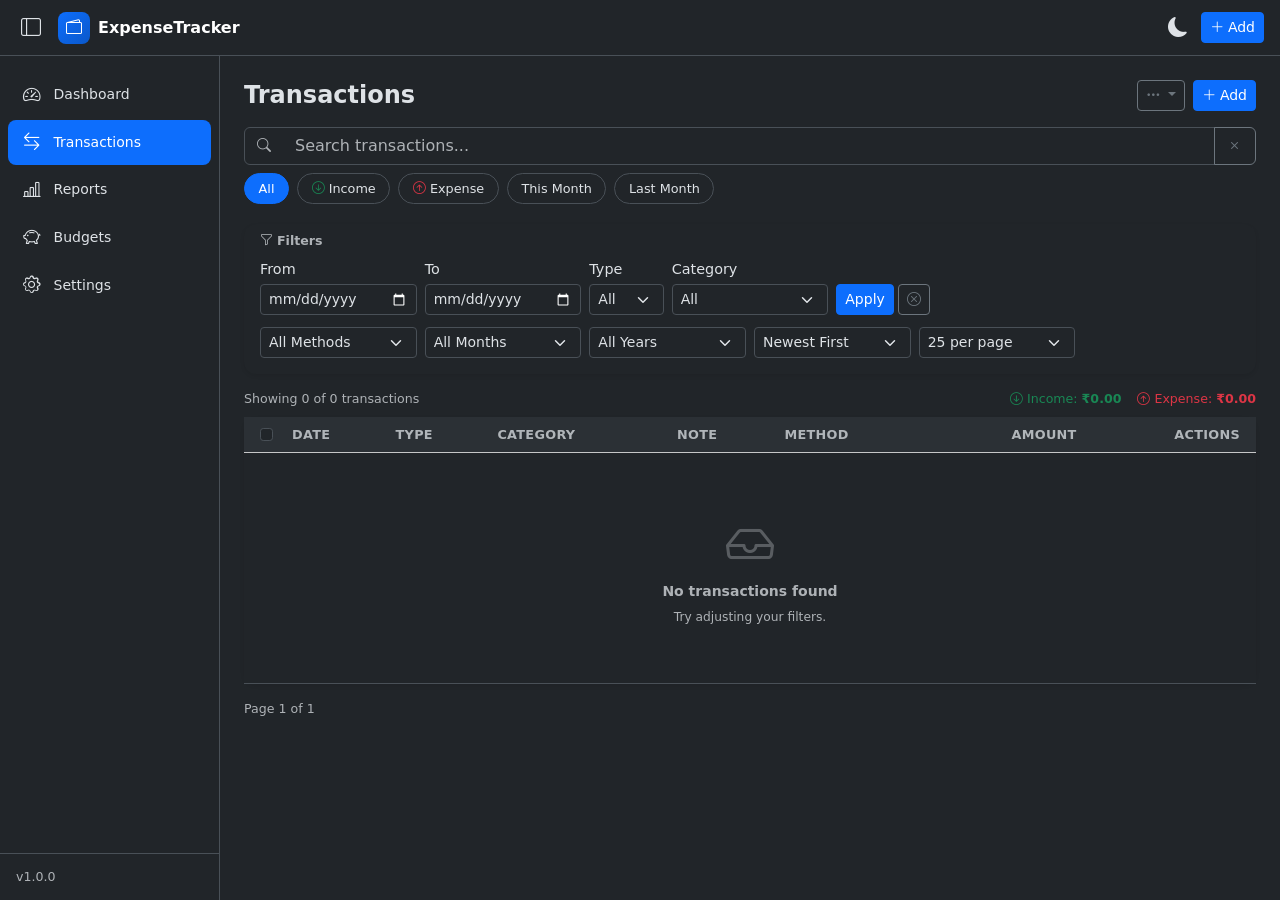
<file: transactions.html>
<!DOCTYPE html>
<html lang="en" data-bs-theme="dark">
<head>
  <meta charset="UTF-8" />
  <meta name="viewport" content="width=device-width, initial-scale=1.0, maximum-scale=1.0, viewport-fit=cover" />
  <meta name="description" content="Manage your transactions" />
  <meta name="theme-color" content="#0d6efd" />
  <title>Expense Tracker – Transactions</title>
  <link rel="manifest" href="manifest.json" />
  <meta name="mobile-web-app-capable" content="yes" />
  <meta name="apple-mobile-web-app-capable" content="yes" />
  <meta name="apple-mobile-web-app-status-bar-style" content="default" />
  <meta name="apple-mobile-web-app-title" content="ExpenseTracker" />
  <link rel="apple-touch-icon" href="icons/icon-192.png" />
  <link rel="stylesheet" href="assets/vendor/bootstrap.min.css" />
  <link rel="stylesheet" href="assets/vendor/bootstrap-icons.min.css" />
  <link rel="stylesheet" href="assets/css/style.css" />
</head>
<body>

<!-- Top Navbar -->
<nav class="navbar fixed-top app-navbar" id="mainNavbar">
  <div class="container-fluid px-3">
    <button class="btn btn-link text-body p-1 me-2 d-none d-lg-inline-flex sidebar-toggle" id="sidebarToggle" aria-label="Toggle sidebar">
      <i class="bi bi-layout-sidebar fs-5"></i>
    </button>
    <a class="navbar-brand fw-bold d-flex align-items-center gap-2" href="index.html">
      <span class="brand-icon"><i class="bi bi-wallet2"></i></span>
      <span>ExpenseTracker</span>
    </a>
    <div class="d-flex align-items-center gap-1 ms-auto">
      <button class="btn btn-link text-body p-2" id="themeToggle" aria-label="Toggle theme">
        <i class="bi bi-moon-fill fs-5" id="themeIcon"></i>
      </button>
      <button class="btn btn-primary btn-sm d-none d-lg-inline-flex align-items-center gap-1" data-bs-toggle="modal" data-bs-target="#transactionModal">
        <i class="bi bi-plus-lg"></i> Add
      </button>
    </div>
  </div>
</nav>


<!-- Layout Wrapper -->
<div class="app-wrapper">

  <!-- Sidebar -->
  <aside class="app-sidebar" id="appSidebar">
    <nav class="sidebar-nav">
      <ul class="nav flex-column">
        <li class="nav-item"><a class="nav-link" href="index.html"><i class="bi bi-speedometer2"></i><span>Dashboard</span></a></li>
        <li class="nav-item"><a class="nav-link active" href="transactions.html" aria-current="page"><i class="bi bi-arrow-left-right"></i><span>Transactions</span></a></li>
        <li class="nav-item"><a class="nav-link" href="reports.html"><i class="bi bi-bar-chart-line"></i><span>Reports</span></a></li>
        <li class="nav-item"><a class="nav-link" href="budgets.html"><i class="bi bi-piggy-bank"></i><span>Budgets</span></a></li>
        <li class="nav-item"><a class="nav-link" href="settings.html"><i class="bi bi-gear"></i><span>Settings</span></a></li>
      </ul>
    </nav>
    <div class="sidebar-footer"><small class="text-muted">v1.0.0</small></div>
  </aside>

  <!-- Main Content -->
  <main class="app-main" id="appMain">
    <div class="container-fluid p-3 p-lg-4">

      <!-- Page Header -->
      <div class="d-flex align-items-center justify-content-between mb-3">
        <h4 class="fw-bold mb-0">Transactions</h4>
        <div class="d-flex gap-2 align-items-center">
          <!-- Bulk delete: only when items selected -->
          <button class="btn btn-outline-danger btn-sm d-none" id="bulkDeleteBtn">
            <i class="bi bi-trash3"></i> <span id="bulkDeleteCount">0</span>
          </button>
          <!-- More actions dropdown (desktop) -->
          <div class="dropdown d-none d-md-block">
            <button class="btn btn-outline-secondary btn-sm dropdown-toggle" data-bs-toggle="dropdown">
              <i class="bi bi-three-dots"></i>
            </button>
            <ul class="dropdown-menu dropdown-menu-end">
              <li><h6 class="dropdown-header">Export</h6></li>
              <li><a class="dropdown-item" href="#" id="exportPDFBtn"><i class="bi bi-file-pdf text-danger me-2"></i>PDF</a></li>
              <li><a class="dropdown-item" href="#" id="exportExcelBtn"><i class="bi bi-file-excel text-success me-2"></i>Excel</a></li>
              <li><a class="dropdown-item" href="#" id="exportCSVBtn"><i class="bi bi-filetype-csv me-2"></i>CSV</a></li>
              <li><a class="dropdown-item" href="#" id="exportJSONBtn"><i class="bi bi-filetype-json me-2"></i>JSON</a></li>
              <li><hr class="dropdown-divider"></li>
              <li><h6 class="dropdown-header">Import</h6></li>
              <li><a class="dropdown-item" href="#" id="importJSONBtn"><i class="bi bi-filetype-json me-2"></i>From JSON</a></li>
              <li><a class="dropdown-item" href="#" id="importExcelBtn"><i class="bi bi-file-excel text-success me-2"></i>From Excel</a></li>
              <li><a class="dropdown-item" href="#" id="importCSVBtn"><i class="bi bi-filetype-csv me-2"></i>From CSV</a></li>
            </ul>
          </div>
          <!-- Mobile: icon-only export/import -->
          <div class="dropdown d-md-none">
            <button class="btn btn-link text-body p-1" data-bs-toggle="dropdown" aria-label="More options">
              <i class="bi bi-three-dots-vertical fs-5"></i>
            </button>
            <ul class="dropdown-menu dropdown-menu-end">
              <li><h6 class="dropdown-header">Export</h6></li>
              <li><a class="dropdown-item" href="#" id="exportPDFBtnM"><i class="bi bi-file-pdf text-danger me-2"></i>PDF</a></li>
              <li><a class="dropdown-item" href="#" id="exportExcelBtnM"><i class="bi bi-file-excel text-success me-2"></i>Excel</a></li>
              <li><a class="dropdown-item" href="#" id="exportCSVBtnM"><i class="bi bi-filetype-csv me-2"></i>CSV</a></li>
              <li><a class="dropdown-item" href="#" id="exportJSONBtnM"><i class="bi bi-filetype-json me-2"></i>JSON</a></li>
              <li><hr class="dropdown-divider"></li>
              <li><h6 class="dropdown-header">Import</h6></li>
              <li><a class="dropdown-item" href="#" id="importJSONBtnM"><i class="bi bi-filetype-json me-2"></i>From JSON</a></li>
              <li><a class="dropdown-item" href="#" id="importExcelBtnM"><i class="bi bi-file-excel text-success me-2"></i>From Excel</a></li>
              <li><a class="dropdown-item" href="#" id="importCSVBtnM"><i class="bi bi-filetype-csv me-2"></i>From CSV</a></li>
            </ul>
          </div>
          <button class="btn btn-primary btn-sm d-none d-lg-inline-flex align-items-center gap-1" data-bs-toggle="modal" data-bs-target="#transactionModal">
            <i class="bi bi-plus-lg"></i> Add
          </button>
        </div>
      </div>

      <!-- Always-visible search + quick filter chips -->
      <div class="mb-3">
        <div class="input-group mb-2">
          <span class="input-group-text bg-transparent"><i class="bi bi-search text-muted"></i></span>
          <input type="text" class="form-control border-start-0" id="searchInput" placeholder="Search transactions..." />
          <button class="btn btn-outline-secondary" id="clearSearchBtn" title="Clear"><i class="bi bi-x"></i></button>
        </div>
        <!-- Quick type filter chips -->
        <div class="d-flex gap-2 overflow-x-auto pb-1 quick-chips">
          <button class="btn btn-sm chip-btn active" data-type="">All</button>
          <button class="btn btn-sm chip-btn" data-type="Income"><i class="bi bi-arrow-down-circle me-1 text-success"></i>Income</button>
          <button class="btn btn-sm chip-btn" data-type="Expense"><i class="bi bi-arrow-up-circle me-1 text-danger"></i>Expense</button>
          <button class="btn btn-sm chip-btn" data-period="thisMonth">This Month</button>
          <button class="btn btn-sm chip-btn" data-period="lastMonth">Last Month</button>
        </div>
      </div>

      <!-- Filters Card -->
      <div class="card border-0 shadow-sm mb-3">
        <div class="card-header bg-transparent border-bottom-0 d-flex align-items-center justify-content-between">
          <span class="fw-semibold small text-muted"><i class="bi bi-funnel me-1"></i>Filters</span>
          <button class="btn btn-sm btn-link text-muted p-0 d-md-none" type="button"
                  data-bs-toggle="collapse" data-bs-target="#filterPanel"
                  aria-expanded="false" aria-controls="filterPanel">
            <i class="bi bi-chevron-down"></i>
          </button>
        </div>
        <div class="collapse d-md-block" id="filterPanel">
        <div class="card-body p-3 pt-0">
          <div class="row g-2 align-items-end">
            <!-- Date From -->
            <div class="col-6 col-md-2">
              <label class="form-label form-label-sm mb-1">From</label>
              <input type="date" class="form-control form-control-sm" id="filterDateFrom" />
            </div>
            <!-- Date To -->
            <div class="col-6 col-md-2">
              <label class="form-label form-label-sm mb-1">To</label>
              <input type="date" class="form-control form-control-sm" id="filterDateTo" />
            </div>
            <!-- Type -->
            <div class="col-6 col-md-1">
              <label class="form-label form-label-sm mb-1">Type</label>
              <select class="form-select form-select-sm" id="filterType">
                <option value="">All</option>
                <option value="Income">Income</option>
                <option value="Expense">Expense</option>
              </select>
            </div>
            <!-- Category -->
            <div class="col-6 col-md-2">
              <label class="form-label form-label-sm mb-1">Category</label>
              <select class="form-select form-select-sm" id="filterCategory">
                <option value="">All</option>
              </select>
            </div>
            <!-- Actions -->
            <div class="col-12 col-md-1 d-flex gap-1">
              <button class="btn btn-primary btn-sm flex-fill" id="applyFiltersBtn">Apply</button>
              <button class="btn btn-outline-secondary btn-sm" id="clearFiltersBtn" title="Clear filters"><i class="bi bi-x-circle"></i></button>
            </div>
          </div>
          <!-- Second row for more filters -->
          <div class="row g-2 mt-1">
            <div class="col-6 col-md-2">
              <select class="form-select form-select-sm" id="filterPaymentMethod">
                <option value="">All Methods</option>
                <option value="Cash">Cash</option>
                <option value="Bank">Bank</option>
                <option value="UPI">UPI</option>
                <option value="Card">Card</option>
                <option value="Wallet">Wallet</option>
              </select>
            </div>
            <div class="col-6 col-md-2">
              <select class="form-select form-select-sm" id="filterMonth">
                <option value="">All Months</option>
              </select>
            </div>
            <div class="col-6 col-md-2">
              <select class="form-select form-select-sm" id="filterYear">
                <option value="">All Years</option>
              </select>
            </div>
            <div class="col-6 col-md-2">
              <select class="form-select form-select-sm" id="sortBy">
                <option value="date-desc">Newest First</option>
                <option value="date-asc">Oldest First</option>
                <option value="amount-desc">Highest Amount</option>
                <option value="amount-asc">Lowest Amount</option>
              </select>
            </div>
            <div class="col-6 col-md-2">
              <select class="form-select form-select-sm" id="pageSize">
                <option value="25">25 per page</option>
                <option value="50">50 per page</option>
                <option value="100">100 per page</option>
              </select>
            </div>
          </div>
        </div>
        </div><!-- /collapse -->
      </div>

      <!-- Results Summary -->
      <div class="d-flex justify-content-between align-items-center mb-2 flex-wrap gap-2">
        <small class="text-muted" id="resultsCount">Loading...</small>
        <div class="d-flex gap-3">
          <small class="text-success"><i class="bi bi-arrow-down-circle me-1"></i>Income: <span id="filteredIncome" class="fw-semibold">—</span></small>
          <small class="text-danger"><i class="bi bi-arrow-up-circle me-1"></i>Expense: <span id="filteredExpense" class="fw-semibold">—</span></small>
        </div>
      </div>

      <!-- Transactions Table -->
      <div class="card border-0 shadow-sm mb-3">
        <div class="card-body p-0">
          <div class="table-responsive">
            <table class="table table-hover align-middle mb-0" id="transactionsTable">
              <thead class="table-light">
                <tr>
                  <th class="ps-3 hide-mobile" style="width:40px">
                    <input type="checkbox" class="form-check-input" id="selectAllChk" />
                  </th>
                  <th>Date</th>
                  <th class="hide-mobile">Type</th>
                  <th>Category</th>
                  <th class="hide-mobile">Note</th>
                  <th class="hide-mobile">Method</th>
                  <th class="text-end">Amount</th>
                  <th class="text-end pe-3">Actions</th>
                </tr>
              </thead>
              <tbody id="transactionsBody">
                <tr><td colspan="8" class="text-center py-4 text-muted">Loading...</td></tr>
              </tbody>
            </table>
          </div>
        </div>
      </div>

      <!-- Pagination -->
      <div class="d-flex justify-content-between align-items-center flex-wrap gap-2">
        <small class="text-muted" id="paginationInfo">—</small>
        <nav aria-label="Transactions pagination">
          <ul class="pagination pagination-sm mb-0" id="paginationControls"></ul>
        </nav>
      </div>

    </div>
  </main>
</div>

<!-- Bottom Navigation (Mobile) -->
<nav class="bottom-nav d-lg-none" aria-label="Main navigation">
  <a href="index.html" class="bottom-nav-item"><i class="bi bi-speedometer2"></i><span>Home</span></a>
  <a href="transactions.html" class="bottom-nav-item active"><i class="bi bi-arrow-left-right"></i><span>Txns</span></a>
  <a href="budgets.html" class="bottom-nav-item"><i class="bi bi-piggy-bank"></i><span>Budget</span></a>
  <a href="reports.html" class="bottom-nav-item"><i class="bi bi-bar-chart-line"></i><span>Reports</span></a>
  <a href="settings.html" class="bottom-nav-item"><i class="bi bi-gear"></i><span>Settings</span></a>
</nav>

<a href="#" class="fab-add d-lg-none" data-bs-toggle="modal" data-bs-target="#transactionModal" aria-label="Add transaction"><i class="bi bi-plus-lg"></i></a>

<!-- Hidden file inputs for import -->
<input type="file" id="importFileInput" accept=".json,.csv,.xlsx,.xls" class="d-none" />

<!-- Add/Edit Transaction Modal -->
<div class="modal fade modal-bottom-sheet" id="transactionModal" tabindex="-1" aria-labelledby="transactionModalLabel" aria-hidden="true">
  <div class="modal-dialog modal-dialog-centered">
    <div class="modal-content">
      <div class="modal-header border-0">
        <h5 class="modal-title fw-bold" id="transactionModalLabel">Add Transaction</h5>
        <button type="button" class="btn-close" data-bs-dismiss="modal"></button>
      </div>
      <div class="modal-body">
        <form id="transactionForm" novalidate>
          <input type="hidden" id="txId" />
          <div class="d-flex gap-2 mb-3">
            <input type="radio" class="btn-check" name="txType" id="typeExpense" value="Expense" checked />
            <label class="btn btn-outline-danger flex-fill" for="typeExpense"><i class="bi bi-arrow-up-circle me-1"></i>Expense</label>
            <input type="radio" class="btn-check" name="txType" id="typeIncome" value="Income" />
            <label class="btn btn-outline-success flex-fill" for="typeIncome"><i class="bi bi-arrow-down-circle me-1"></i>Income</label>
          </div>
          <div class="mb-3">
            <label for="txAmount" class="form-label">Amount <span class="text-danger">*</span></label>
            <div class="input-group">
              <span class="input-group-text" id="currencySymbol">₹</span>
              <input type="number" class="form-control" id="txAmount" placeholder="0.00" min="0.01" step="0.01" required />
              <div class="invalid-feedback">Please enter a valid amount.</div>
            </div>
          </div>
          <div class="mb-3">
            <label for="txDate" class="form-label">Date <span class="text-danger">*</span></label>
            <input type="date" class="form-control" id="txDate" required />
            <div class="invalid-feedback">Please select a date.</div>
          </div>
          <div class="mb-3">
            <label for="txCategory" class="form-label">Category <span class="text-danger">*</span></label>
            <select class="form-select" id="txCategory" required>
              <option value="">Select category...</option>
            </select>
            <div class="invalid-feedback">Please select a category.</div>
          </div>
          <div class="mb-3">
            <label for="txPaymentMethod" class="form-label">Payment Method</label>
            <select class="form-select" id="txPaymentMethod">
              <option value="Cash">Cash</option>
              <option value="Bank">Bank</option>
              <option value="UPI">UPI</option>
              <option value="Card">Card</option>
              <option value="Wallet">Wallet</option>
            </select>
          </div>
          <div class="mb-3">
            <label for="txNote" class="form-label">Note</label>
            <input type="text" class="form-control" id="txNote" placeholder="Optional note..." maxlength="200" />
          </div>
        </form>
      </div>
      <div class="modal-footer border-0">
        <button type="button" class="btn btn-light" data-bs-dismiss="modal">Cancel</button>
        <button type="button" class="btn btn-primary" id="saveTransactionBtn">
          <i class="bi bi-check-lg me-1"></i>Save Transaction
        </button>
      </div>
    </div>
  </div>
</div>

<!-- Import Options Modal -->
<div class="modal fade" id="importModal" tabindex="-1" aria-hidden="true">
  <div class="modal-dialog modal-dialog-centered modal-sm">
    <div class="modal-content">
      <div class="modal-header border-0">
        <h6 class="modal-title fw-bold">Import Options</h6>
        <button type="button" class="btn-close" data-bs-dismiss="modal"></button>
      </div>
      <div class="modal-body">
        <p class="text-muted small mb-3">How would you like to import the data?</p>
        <div class="d-grid gap-2">
          <button class="btn btn-outline-primary" id="importMergeBtn">
            <i class="bi bi-git me-2"></i>Merge with existing
          </button>
          <button class="btn btn-outline-danger" id="importReplaceBtn">
            <i class="bi bi-arrow-clockwise me-2"></i>Replace all data
          </button>
        </div>
      </div>
    </div>
  </div>
</div>

<!-- Delete Confirmation Modal -->
<div class="modal fade" id="deleteModal" tabindex="-1" aria-hidden="true">
  <div class="modal-dialog modal-dialog-centered modal-sm">
    <div class="modal-content">
      <div class="modal-body text-center p-4">
        <div class="text-danger mb-3"><i class="bi bi-trash3 fs-1"></i></div>
        <h6 class="fw-bold mb-2" id="deleteModalTitle">Delete Transaction?</h6>
        <p class="text-muted small mb-3">This action cannot be undone.</p>
        <div class="d-flex gap-2 justify-content-center">
          <button class="btn btn-light" data-bs-dismiss="modal">Cancel</button>
          <button class="btn btn-danger" id="confirmDeleteBtn">Delete</button>
        </div>
      </div>
    </div>
  </div>
</div>

<!-- Toast Container -->
<div class="toast-container position-fixed bottom-0 end-0 p-3" style="z-index:9999" id="toastContainer"></div>
<div class="loading-overlay d-none" id="loadingOverlay">
  <div class="spinner-border text-primary" role="status"><span class="visually-hidden">Loading...</span></div>
</div>

<script src="assets/vendor/bootstrap.bundle.min.js"></script>
<script src="assets/vendor/chart.umd.min.js"></script>
<script src="assets/vendor/jspdf.umd.min.js"></script>
<script src="assets/vendor/jspdf.plugin.autotable.min.js"></script>
<script src="assets/vendor/xlsx.full.min.js"></script>
<script type="module" src="assets/js/app.js"></script>
<script type="module" src="assets/js/transaction.js"></script>
</body>
</html>
</file>
<file: assets/css/style.css>
/* ============================================
   ExpenseTracker – Custom Styles
   ============================================ */

/* CSS Variables */
:root {
  --sidebar-width: 220px;
  --sidebar-collapsed-width: 64px;
  --navbar-height: 56px;
  --bottom-nav-height: 64px;
  --transition-speed: 0.25s;
  --card-radius: 12px;
  --touch-target: 44px;
  --page-pad-x: 1rem;
  --shadow-sm: 0 1px 3px rgba(0,0,0,.06), 0 1px 2px rgba(0,0,0,.04);
  --shadow-md: 0 4px 6px rgba(0,0,0,.07), 0 2px 4px rgba(0,0,0,.06);
}

/* ============================================
   Base & Typography
   ============================================ */
html {
  -webkit-text-size-adjust: 100%;
  text-size-adjust: 100%;
  overflow-x: hidden;
  width: 100%;
}

body {
  font-family: 'Segoe UI', system-ui, -apple-system, sans-serif;
  font-size: 0.9rem;
  overflow-x: hidden;
  width: 100%;
  max-width: 100%;
  background-color: var(--bs-body-bg);
  padding-bottom: 0;
  position: relative;
}

*,
*::before,
*::after {
  box-sizing: border-box;
}

img, canvas, svg, table {
  max-width: 100%;
}

/* ============================================
   Navbar
   ============================================ */
.app-navbar {
  height: var(--navbar-height);
  min-height: var(--navbar-height);
  background-color: var(--bs-body-bg);
  border-bottom: 1px solid var(--bs-border-color);
  backdrop-filter: blur(8px);
  -webkit-backdrop-filter: blur(8px);
  z-index: 1030;
  padding: 0;
}

.app-navbar .container-fluid {
  height: 100%;
  min-width: 0;
  flex-wrap: nowrap;
  gap: 0.25rem;
}

.brand-icon {
  display: inline-flex;
  align-items: center;
  justify-content: center;
  width: 32px;
  height: 32px;
  background: linear-gradient(135deg, #0d6efd, #0a58ca);
  border-radius: 8px;
  color: #fff;
  font-size: 1rem;
  flex-shrink: 0;
}

.navbar-brand {
  font-size: 1rem;
  min-width: 0;
  margin-right: 0;
}

.navbar-brand span:last-child {
  overflow: hidden;
  text-overflow: ellipsis;
  white-space: nowrap;
}

.navbar-hamburger {
  display: none;
  align-items: center;
  justify-content: center;
  width: var(--touch-target);
  height: var(--touch-target);
  flex-shrink: 0;
}

/* ============================================
   Layout Wrapper
   ============================================ */
.app-wrapper {
  display: flex;
  min-height: 100vh;
  padding-top: var(--navbar-height);
}

/* ============================================
   Sidebar
   ============================================ */
.app-sidebar {
  position: fixed;
  top: var(--navbar-height);
  left: 0;
  width: var(--sidebar-width);
  height: calc(100vh - var(--navbar-height));
  background-color: var(--bs-body-bg);
  border-right: 1px solid var(--bs-border-color);
  display: flex;
  flex-direction: column;
  overflow-y: auto;
  overflow-x: hidden;
  transition: width var(--transition-speed) ease, transform var(--transition-speed) ease;
  z-index: 1020;
}

/* Collapsed state */
.app-sidebar.collapsed {
  width: var(--sidebar-collapsed-width);
}

.app-sidebar.collapsed .nav-link span,
.app-sidebar.collapsed .sidebar-footer small {
  display: none;
}

.app-sidebar.collapsed .nav-link {
  justify-content: center;
  padding: 0.6rem;
}

.sidebar-nav {
  flex: 1;
  padding: 1rem 0.5rem;
}

.sidebar-nav .nav-link {
  display: flex;
  align-items: center;
  gap: 0.75rem;
  padding: 0.6rem 0.85rem;
  border-radius: 8px;
  color: var(--bs-body-color);
  font-weight: 500;
  font-size: 0.875rem;
  transition: background var(--transition-speed), color var(--transition-speed);
  margin-bottom: 2px;
  white-space: nowrap;
}

.sidebar-nav .nav-link i {
  font-size: 1.1rem;
  min-width: 20px;
  text-align: center;
}

.sidebar-nav .nav-link:hover {
  background-color: var(--bs-primary-bg-subtle);
  color: var(--bs-primary);
}

.sidebar-nav .nav-link.active {
  background-color: var(--bs-primary);
  color: #fff;
}

.sidebar-footer {
  padding: 0.75rem 1rem;
  border-top: 1px solid var(--bs-border-color);
}

/* ============================================
   Main Content
   ============================================ */
.app-main {
  flex: 1;
  margin-left: var(--sidebar-width);
  min-height: calc(100vh - var(--navbar-height));
  transition: margin-left var(--transition-speed) ease;
  padding-bottom: 1rem;
}

.app-main.sidebar-collapsed {
  margin-left: var(--sidebar-collapsed-width);
}

/* ============================================
   Bottom Navigation (Mobile / Tablet)
   ============================================ */
.bottom-nav {
  position: fixed;
  bottom: 0;
  left: 0;
  right: 0;
  height: var(--bottom-nav-height);
  background-color: var(--bs-body-bg);
  border-top: 1px solid var(--bs-border-color);
  display: none;
  align-items: stretch;
  justify-content: space-around;
  z-index: 1040;
  box-shadow: 0 -4px 16px rgba(0,0,0,.08);
  padding: 0 0.25rem;
  padding-bottom: env(safe-area-inset-bottom, 0px);
  height: calc(var(--bottom-nav-height) + env(safe-area-inset-bottom, 0px));
}

.bottom-nav-item {
  display: flex;
  flex-direction: column;
  align-items: center;
  justify-content: center;
  flex: 1 1 0;
  min-width: 0;
  max-width: 80px;
  height: var(--bottom-nav-height);
  color: var(--bs-secondary-color);
  text-decoration: none;
  font-size: 0.62rem;
  font-weight: 500;
  gap: 2px;
  transition: color var(--transition-speed);
  -webkit-tap-highlight-color: transparent;
  user-select: none;
}

.bottom-nav-item span {
  line-height: 1.1;
  white-space: nowrap;
  overflow: hidden;
  text-overflow: ellipsis;
  max-width: 100%;
  padding: 0 2px;
}

.bottom-nav-item i {
  font-size: 1.25rem;
  line-height: 1;
}

.bottom-nav-item.active,
.bottom-nav-item:hover,
.bottom-nav-item:focus {
  color: var(--bs-primary);
}

.bottom-nav-add {
  background: linear-gradient(135deg, #0d6efd, #0a58ca);
  color: #fff !important;
  border-radius: 50%;
  width: 52px;
  height: 52px;
  flex: 0 0 52px;
  max-width: 52px;
  margin-top: -18px;
  box-shadow: 0 4px 14px rgba(13,110,253,.45);
  align-self: flex-start;
}

.bottom-nav-add i {
  font-size: 1.5rem;
}

.bottom-nav-add span {
  display: none;
}

/* Floating Add button (mobile) */
.fab-add {
  position: fixed;
  right: 1rem;
  bottom: calc(var(--bottom-nav-height) + env(safe-area-inset-bottom, 0px) + 0.75rem);
  width: 56px;
  height: 56px;
  border-radius: 50%;
  background: linear-gradient(135deg, #0d6efd, #0a58ca);
  color: #fff !important;
  display: none;
  align-items: center;
  justify-content: center;
  text-decoration: none;
  box-shadow: 0 6px 18px rgba(13,110,253,.4);
  z-index: 1035;
  font-size: 1.5rem;
  -webkit-tap-highlight-color: transparent;
}

.fab-add:hover,
.fab-add:focus {
  color: #fff !important;
  transform: scale(1.05);
}

/* ── Mobile & Tablet layout (< 992px) ── */
@media (max-width: 991.98px) {
  /* Hide desktop sidebar completely — bottom nav is primary nav */
  .app-sidebar {
    display: none !important;
  }

  .sidebar-toggle,
  .navbar-hamburger {
    display: none !important;
  }

  .sidebar-overlay {
    display: none !important;
  }

  /* Full-width content with room for bottom nav */
  .app-main {
    margin-left: 0 !important;
    width: 100%;
    max-width: 100%;
    padding-bottom: calc(var(--bottom-nav-height) + env(safe-area-inset-bottom, 0px) + 5rem) !important;
  }

  .app-wrapper {
    width: 100%;
    max-width: 100vw;
    overflow-x: hidden;
  }

  /* Show bottom navigation */
  .bottom-nav {
    display: flex !important;
  }

  .fab-add {
    display: inline-flex !important;
  }

  /* Compact page containers */
  .app-main > .container-fluid {
    padding-left: var(--page-pad-x) !important;
    padding-right: var(--page-pad-x) !important;
    max-width: 100%;
    overflow-x: hidden;
  }

  /* Touch-friendly controls */
  .btn-icon {
    width: var(--touch-target);
    height: var(--touch-target);
  }

  .form-control,
  .form-select {
    min-height: var(--touch-target);
  }

  /* Prevent iOS zoom on input focus */
  input[type="text"],
  input[type="number"],
  input[type="date"],
  input[type="email"],
  input[type="search"],
  select,
  textarea {
    font-size: 16px !important;
  }

  /* Tables scroll inside page, not whole page */
  .table-responsive {
    width: 100%;
    max-width: 100%;
    margin-left: 0;
    margin-right: 0;
    -webkit-overflow-scrolling: touch;
  }

  /* Page headers wrap cleanly */
  .page-header,
  .d-flex.justify-content-between.mb-3,
  .d-flex.justify-content-between.mb-4 {
    gap: 0.75rem;
  }
}

/* ============================================
   Cards
   ============================================ */
.card {
  border-radius: var(--card-radius) !important;
}

.stat-card {
  transition: transform 0.15s ease, box-shadow 0.15s ease;
}

.stat-card:hover {
  transform: translateY(-2px);
  box-shadow: var(--shadow-md) !important;
}

.stat-label {
  font-size: 0.75rem;
  text-transform: uppercase;
  letter-spacing: 0.5px;
}

.stat-value {
  font-size: 1.25rem;
}

.stat-icon {
  width: 40px;
  height: 40px;
  border-radius: 10px;
  display: flex;
  align-items: center;
  justify-content: center;
  font-size: 1.1rem;
  flex-shrink: 0;
}

/* ============================================
   Charts
   ============================================ */
.chart-container {
  position: relative;
  width: 100%;
  height: 240px;
}

.chart-container-sm {
  position: relative;
  width: 100%;
  max-width: 300px;
  height: 240px;
  margin: 0 auto;
}

/* ============================================
   Tables
   ============================================ */
.table {
  font-size: 0.875rem;
}

.table th {
  font-weight: 600;
  font-size: 0.8rem;
  text-transform: uppercase;
  letter-spacing: 0.3px;
  color: var(--bs-secondary-color);
  border-bottom-width: 1px;
}

.table td {
  vertical-align: middle;
}

/* ============================================
   Badges & Pills
   ============================================ */
.badge-income {
  background-color: var(--bs-success-bg-subtle);
  color: var(--bs-success-text-emphasis);
}

.badge-expense {
  background-color: var(--bs-danger-bg-subtle);
  color: var(--bs-danger-text-emphasis);
}

.category-badge {
  display: inline-flex;
  align-items: center;
  gap: 4px;
  padding: 3px 8px;
  border-radius: 20px;
  font-size: 0.75rem;
  font-weight: 500;
  background-color: var(--bs-secondary-bg);
  color: var(--bs-body-color);
}

/* ============================================
   Transaction Amount Colors
   ============================================ */
.amount-income {
  color: var(--bs-success);
  font-weight: 600;
}

.amount-expense {
  color: var(--bs-danger);
  font-weight: 600;
}

/* ============================================
   Progress Bars
   ============================================ */
.budget-progress-bar .progress {
  height: 8px;
  border-radius: 4px;
}

.budget-progress-bar .progress-bar {
  transition: width 0.6s ease;
}

.budget-progress-bar .progress-bar.over-budget {
  background-color: var(--bs-danger);
}

.budget-progress-bar .progress-bar.near-budget {
  background-color: var(--bs-warning);
}

/* ============================================
   Loading Overlay
   ============================================ */
.loading-overlay {
  position: fixed;
  inset: 0;
  background: rgba(var(--bs-body-bg-rgb), 0.7);
  display: flex;
  align-items: center;
  justify-content: center;
  z-index: 9998;
  backdrop-filter: blur(2px);
}

/* ============================================
   Toast Customization
   ============================================ */
.toast {
  border-radius: 10px;
  box-shadow: 0 4px 15px rgba(0,0,0,.15);
}

/* ============================================
   Empty State
   ============================================ */
.empty-state {
  text-align: center;
  padding: 3rem 1rem;
  color: var(--bs-secondary-color);
}

.empty-state i {
  font-size: 3rem;
  margin-bottom: 1rem;
  opacity: 0.4;
}

/* ============================================
   Form Customization
   ============================================ */
.form-control:focus,
.form-select:focus {
  border-color: var(--bs-primary);
  box-shadow: 0 0 0 0.2rem rgba(13, 110, 253, 0.15);
}

.input-group-text {
  font-size: 0.875rem;
}

/* ============================================
   Pagination
   ============================================ */
.pagination .page-link {
  border-radius: 6px !important;
  margin: 0 2px;
  font-size: 0.8rem;
}

/* ============================================
   Top Categories Bar
   ============================================ */
.top-category-item {
  display: flex;
  align-items: center;
  gap: 0.75rem;
  margin-bottom: 0.75rem;
}

.top-category-item .label {
  min-width: 100px;
  font-size: 0.8rem;
}

.top-category-item .bar-wrap {
  flex: 1;
}

.top-category-item .amount {
  min-width: 70px;
  text-align: right;
  font-size: 0.8rem;
  font-weight: 600;
}

/* ============================================
   Budget Cards
   ============================================ */
.budget-card {
  transition: transform 0.15s ease;
}

.budget-card:hover {
  transform: translateY(-2px);
}

.budget-alert {
  animation: pulse-border 1.5s infinite;
}

@keyframes pulse-border {
  0%, 100% { box-shadow: 0 0 0 0 rgba(220, 53, 69, 0.3); }
  50% { box-shadow: 0 0 0 4px rgba(220, 53, 69, 0.15); }
}

/* ============================================
   Category List in Settings
   ============================================ */
.category-list-item {
  display: flex;
  align-items: center;
  justify-content: space-between;
  padding: 0.4rem 0.5rem;
  border-radius: 8px;
  margin-bottom: 4px;
  transition: background var(--transition-speed);
}

.category-list-item:hover {
  background-color: var(--bs-tertiary-bg);
}

.category-list-item .actions {
  display: none;
  gap: 4px;
}

.category-list-item:hover .actions {
  display: flex;
}

/* Always show actions on touch devices */
@media (hover: none) {
  .category-list-item .actions {
    display: flex;
  }
}

/* ============================================
   Scrollbar Styling
   ============================================ */
::-webkit-scrollbar {
  width: 6px;
  height: 6px;
}

::-webkit-scrollbar-track {
  background: transparent;
}

::-webkit-scrollbar-thumb {
  background: var(--bs-border-color);
  border-radius: 3px;
}

::-webkit-scrollbar-thumb:hover {
  background: var(--bs-secondary-color);
}

/* ============================================
   Utility Animations
   ============================================ */
@keyframes fadeIn {
  from { opacity: 0; transform: translateY(8px); }
  to { opacity: 1; transform: translateY(0); }
}

.fade-in {
  animation: fadeIn 0.3s ease forwards;
}

/* ============================================
   Dark Mode Overrides
   ============================================ */
[data-bs-theme="dark"] .app-navbar {
  background-color: var(--bs-body-bg);
}

[data-bs-theme="dark"] .app-sidebar {
  background-color: var(--bs-body-bg);
}

[data-bs-theme="dark"] .bottom-nav {
  background-color: var(--bs-body-bg);
}

[data-bs-theme="dark"] .table-light {
  --bs-table-bg: var(--bs-tertiary-bg);
}

[data-bs-theme="dark"] .modal-content {
  background-color: var(--bs-body-bg);
}

/* ============================================
   Print Styles
   ============================================ */
@media print {
  .app-navbar,
  .app-sidebar,
  .bottom-nav,
  .loading-overlay,
  .toast-container {
    display: none !important;
  }

  .app-main {
    margin-left: 0 !important;
    padding-top: 0 !important;
  }
}

/* ============================================
   Responsive Tweaks
   ============================================ */

/* ── Tablet (768px – 991px) ── */
@media (min-width: 768px) and (max-width: 991.98px) {
  .chart-container { height: 220px; }
  .chart-container-sm { height: 220px; }

  /* Two-column stats on tablet */
  #statsCards .col-6 { flex: 0 0 50%; max-width: 50%; }
}

/* ── Mobile (< 768px) ── */
@media (max-width: 767.98px) {
  :root {
    --page-pad-x: 0.75rem;
    --navbar-height: 52px;
  }

  .stat-value { font-size: 1rem; }
  .stat-label { font-size: 0.68rem; }
  .stat-icon  { width: 34px; height: 34px; font-size: 0.95rem; }

  .card-body { padding: 0.85rem; }

  h4.fw-bold { font-size: 1.05rem; }
  h5.fw-bold { font-size: 0.95rem; }

  .chart-container    { height: 200px; }
  .chart-container-sm { height: 200px; max-width: 100%; }

  .table .hide-mobile { display: none !important; }

  .modal-dialog {
    margin: 0.5rem;
    max-width: calc(100vw - 1rem);
  }

  .toast-container {
    left: 0.5rem !important;
    right: 0.5rem !important;
    bottom: calc(var(--bottom-nav-height) + env(safe-area-inset-bottom, 0px) + 0.5rem) !important;
  }
  .toast { width: 100%; max-width: none; }

  .filter-toggle-btn { display: flex !important; }
  .pagination .page-link { padding: 0.3rem 0.5rem; }
  .budget-card .card-body { padding: 0.85rem; }
  .row-actions { display: flex !important; }

  /* Keep navbar clean on phones */
  .app-navbar .btn-primary {
    display: none !important;
  }
}

/* ── Small phones (< 400px) ── */
@media (max-width: 399.98px) {
  .stat-value { font-size: 0.9rem; }
  .card-body  { padding: 0.7rem; }
  .bottom-nav-item span { font-size: 0.55rem; }
  .navbar-brand > span:not(.brand-icon) { display: none; }
  .bottom-nav-add {
    width: 48px;
    height: 48px;
    flex-basis: 48px;
    max-width: 48px;
  }
}

/* Icon-only button */
.btn-icon {
  width: 30px;
  height: 30px;
  padding: 0;
  display: inline-flex;
  align-items: center;
  justify-content: center;
  border-radius: 6px;
  font-size: 0.8rem;
}

/* Sidebar toggle button */
.sidebar-toggle {
  color: inherit;
  text-decoration: none;
}

/* Active tab btn in settings */
.active-tab-btn {
  background-color: var(--bs-danger);
  color: #fff;
  border-color: var(--bs-danger);
}

/* number animation */
.counting {
  transition: all 0.5s ease;
}

/* Report table styling */
#rptTableBody tr:last-child td {
  border-bottom: none;
}

/* ============================================
   Bottom Sheet Modal (mobile)
   ============================================ */
@media (max-width: 767.98px) {
  .modal-bottom-sheet .modal-dialog {
    position: fixed;
    bottom: 0;
    left: 0;
    right: 0;
    margin: 0;
    max-width: 100%;
    transform: translateY(100%);
    transition: transform 0.3s cubic-bezier(0.32, 0.72, 0, 1);
  }

  .modal-bottom-sheet.show .modal-dialog {
    transform: translateY(0);
  }

  .modal-bottom-sheet .modal-content {
    border-radius: 20px 20px 0 0;
    border: none;
    max-height: 92vh;
    overflow-y: auto;
  }

  /* Pull handle */
  .modal-bottom-sheet .modal-header::before {
    content: '';
    display: block;
    width: 40px;
    height: 4px;
    background: var(--bs-border-color);
    border-radius: 2px;
    margin: 0 auto 0.75rem;
  }

  .modal-bottom-sheet .modal-header {
    flex-direction: column;
    padding-top: 0.75rem;
  }

  .modal-bottom-sheet .modal-header .d-flex,
  .modal-bottom-sheet .modal-header .btn-close {
    align-self: flex-end;
  }
}

/* ============================================
   Transaction Card List (mobile)
   ============================================ */
@media (max-width: 767.98px) {
  /* Hide the table header */
  #transactionsTable thead { display: none; }

  /* Make table body a flex column */
  #transactionsTable tbody { display: flex; flex-direction: column; gap: 0; }

  /* Each row becomes a card */
  #transactionsTable tbody tr {
    display: flex;
    flex-wrap: wrap;
    align-items: center;
    padding: 0.75rem 1rem;
    border-bottom: 1px solid var(--bs-border-color);
    gap: 0.25rem 0.5rem;
  }

  #transactionsTable tbody tr:last-child { border-bottom: none; }

  /* Hide hide-mobile cells completely */
  #transactionsTable tbody td.hide-mobile { display: none !important; }

  /* Date cell */
  #transactionsTable tbody td:nth-child(2) {
    order: 1;
    font-size: 0.75rem;
    color: var(--bs-secondary-color);
    flex: 0 0 auto;
  }

  /* Category cell */
  #transactionsTable tbody td:nth-child(4) {
    order: 2;
    flex: 1 1 auto;
  }

  /* Amount cell */
  #transactionsTable tbody td:nth-child(7) {
    order: 3;
    flex: 0 0 auto;
    margin-left: auto;
    font-size: 1rem;
  }

  /* Actions cell */
  #transactionsTable tbody td:nth-child(8) {
    order: 4;
    flex: 0 0 auto;
  }
}

/* ============================================
   Dashboard – Horizontal Scroll Stats Strip
   ============================================ */
@media (max-width: 767.98px) {
  .secondary-stats-strip {
    display: flex;
    overflow-x: auto;
    gap: 0.75rem;
    padding-bottom: 0.5rem;
    scrollbar-width: none;
    -ms-overflow-style: none;
  }

  .secondary-stats-strip::-webkit-scrollbar { display: none; }

  .secondary-stats-strip .stat-mini {
    flex: 0 0 130px;
    background: var(--bs-body-bg);
    border: 1px solid var(--bs-border-color);
    border-radius: 10px;
    padding: 0.65rem 0.85rem;
    text-align: center;
    box-shadow: var(--shadow-sm);
  }
}

/* ============================================
   Scrollable Report Tabs
   ============================================ */
#reportTabs {
  overflow-x: auto;
  flex-wrap: nowrap;
  scrollbar-width: none;
  -ms-overflow-style: none;
  border-bottom: 1px solid var(--bs-border-color);
}
#reportTabs::-webkit-scrollbar { display: none; }
#reportTabs .nav-item { flex-shrink: 0; }
#reportTabs .nav-link {
  white-space: nowrap;
  padding: 0.5rem 1rem;
}

/* ============================================
   Quick Filter Chips
   ============================================ */
.quick-chips {
  scrollbar-width: none;
  -ms-overflow-style: none;
}
.quick-chips::-webkit-scrollbar { display: none; }

.chip-btn {
  border-radius: 20px !important;
  border: 1.5px solid var(--bs-border-color);
  background: var(--bs-body-bg);
  color: var(--bs-body-color);
  white-space: nowrap;
  font-size: 0.8rem;
  padding: 0.3rem 0.85rem;
  transition: all 0.15s;
  flex-shrink: 0;
}

.chip-btn:hover, .chip-btn.active {
  background: var(--bs-primary);
  border-color: var(--bs-primary);
  color: #fff;
}

/* Secondary stats – desktop grid / mobile scroll */
.secondary-stats-strip {
  display: grid;
  grid-template-columns: repeat(4, 1fr);
  gap: 0.75rem;
}

.secondary-stats-strip .stat-mini {
  margin: 0;
}

@media (max-width: 767.98px) {
  .secondary-stats-strip {
    display: flex !important;
    flex-wrap: nowrap !important;
    overflow-x: auto;
    overflow-y: hidden;
    gap: 0.65rem;
    margin-left: 0 !important;
    margin-right: 0 !important;
    padding-bottom: 0.35rem;
    scrollbar-width: none;
    -webkit-overflow-scrolling: touch;
    width: 100%;
    max-width: 100%;
    grid-template-columns: none;
  }
  .secondary-stats-strip::-webkit-scrollbar { display: none; }

  .secondary-stats-strip .stat-mini {
    min-width: 118px;
    width: 118px;
    flex: 0 0 auto;
  }

  /* Prevent Bootstrap row negative margins from causing page overflow */
  .app-main .row {
    --bs-gutter-x: 0.75rem;
    margin-left: 0;
    margin-right: 0;
    max-width: 100%;
  }

  .app-main .row > * {
    padding-left: calc(var(--bs-gutter-x) * 0.5);
    padding-right: calc(var(--bs-gutter-x) * 0.5);
  }

  .app-main .card,
  .app-main .stat-card {
    max-width: 100%;
  }

  .stat-value {
    word-break: break-word;
    overflow-wrap: anywhere;
  }
}

/* ============================================
   Pie chart legend bottom on mobile
   ============================================ */
@media (max-width: 767.98px) {
  /* Chart.js legend overridden via JS options; CSS fallback */
  .chart-container-sm { max-width: 100%; height: 220px; }
}

/* ============================================
   Bulk delete button hidden when empty
   ============================================ */
#bulkDeleteBtn.d-none { display: none !important; }

/* ============================================
   Mobile Polish
   ============================================ */

/* Navbar hamburger sizing */
.navbar-hamburger {
  min-width: var(--touch-target);
  min-height: var(--touch-target);
  align-items: center;
  justify-content: center;
}

/* Desktop only: show sidebar toggle */
@media (min-width: 992px) {
  .bottom-nav {
    display: none !important;
  }
}

/* Smooth sidebar animation */
.app-sidebar {
  will-change: transform;
}

/* Tap highlight color for nav items */
.bottom-nav-item,
.sidebar-nav .nav-link {
  -webkit-tap-highlight-color: transparent;
}

/* Prevent text selection on tap for nav buttons */
.bottom-nav-item,
.btn-icon {
  user-select: none;
  -webkit-user-select: none;
}

/* Bottom sheet safe area */
@supports (padding-bottom: env(safe-area-inset-bottom)) {
  @media (max-width: 767.98px) {
    .modal-bottom-sheet .modal-content {
      padding-bottom: env(safe-area-inset-bottom);
    }
  }
}

/* Smooth bottom sheet animation fix – override Bootstrap's default fade */
@media (max-width: 767.98px) {
  .modal-bottom-sheet.fade .modal-dialog {
    transform: translateY(100%);
    transition: transform 0.32s cubic-bezier(0.32, 0.72, 0, 1);
  }
  .modal-bottom-sheet.fade.show .modal-dialog {
    transform: translateY(0);
  }
}

/* Overflow fix for horizontal scroll wrappers */
.overflow-x-auto {
  overflow-x: auto;
  -webkit-overflow-scrolling: touch;
}

/* ============================================
   PWA: offline bar, update banner, install
   ============================================ */
.pwa-offline-bar {
  position: fixed;
  top: 0;
  left: 0;
  right: 0;
  z-index: 1080;
  background: #664d03;
  color: #fff;
  text-align: center;
  font-size: 0.8rem;
  font-weight: 500;
  padding: 0.4rem 0.75rem;
  padding-top: calc(0.4rem + env(safe-area-inset-top, 0px));
}

.pwa-update-banner {
  position: fixed;
  left: 0;
  right: 0;
  bottom: 0;
  z-index: 1080;
  padding: 0.75rem;
  padding-bottom: calc(0.75rem + env(safe-area-inset-bottom, 0px));
  pointer-events: none;
}

.pwa-update-inner {
  pointer-events: auto;
  display: flex;
  align-items: center;
  gap: 0.35rem;
  max-width: 520px;
  margin: 0 auto;
  background: #0d6efd;
  color: #fff;
  border-radius: 12px;
  padding: 0.65rem 0.85rem;
  box-shadow: var(--shadow-md);
  font-size: 0.875rem;
}

body.is-offline .app-navbar {
  top: 28px;
}

body.is-offline .app-wrapper {
  padding-top: calc(var(--navbar-height) + 28px);
}

@media (max-width: 991.98px) {
  body.is-offline .bottom-nav {
    /* keep above update banner when both show */
  }
  body.pwa-standalone {
    padding-top: env(safe-area-inset-top, 0px);
  }
}

#installPWABtn {
  white-space: nowrap;
}
</file>
